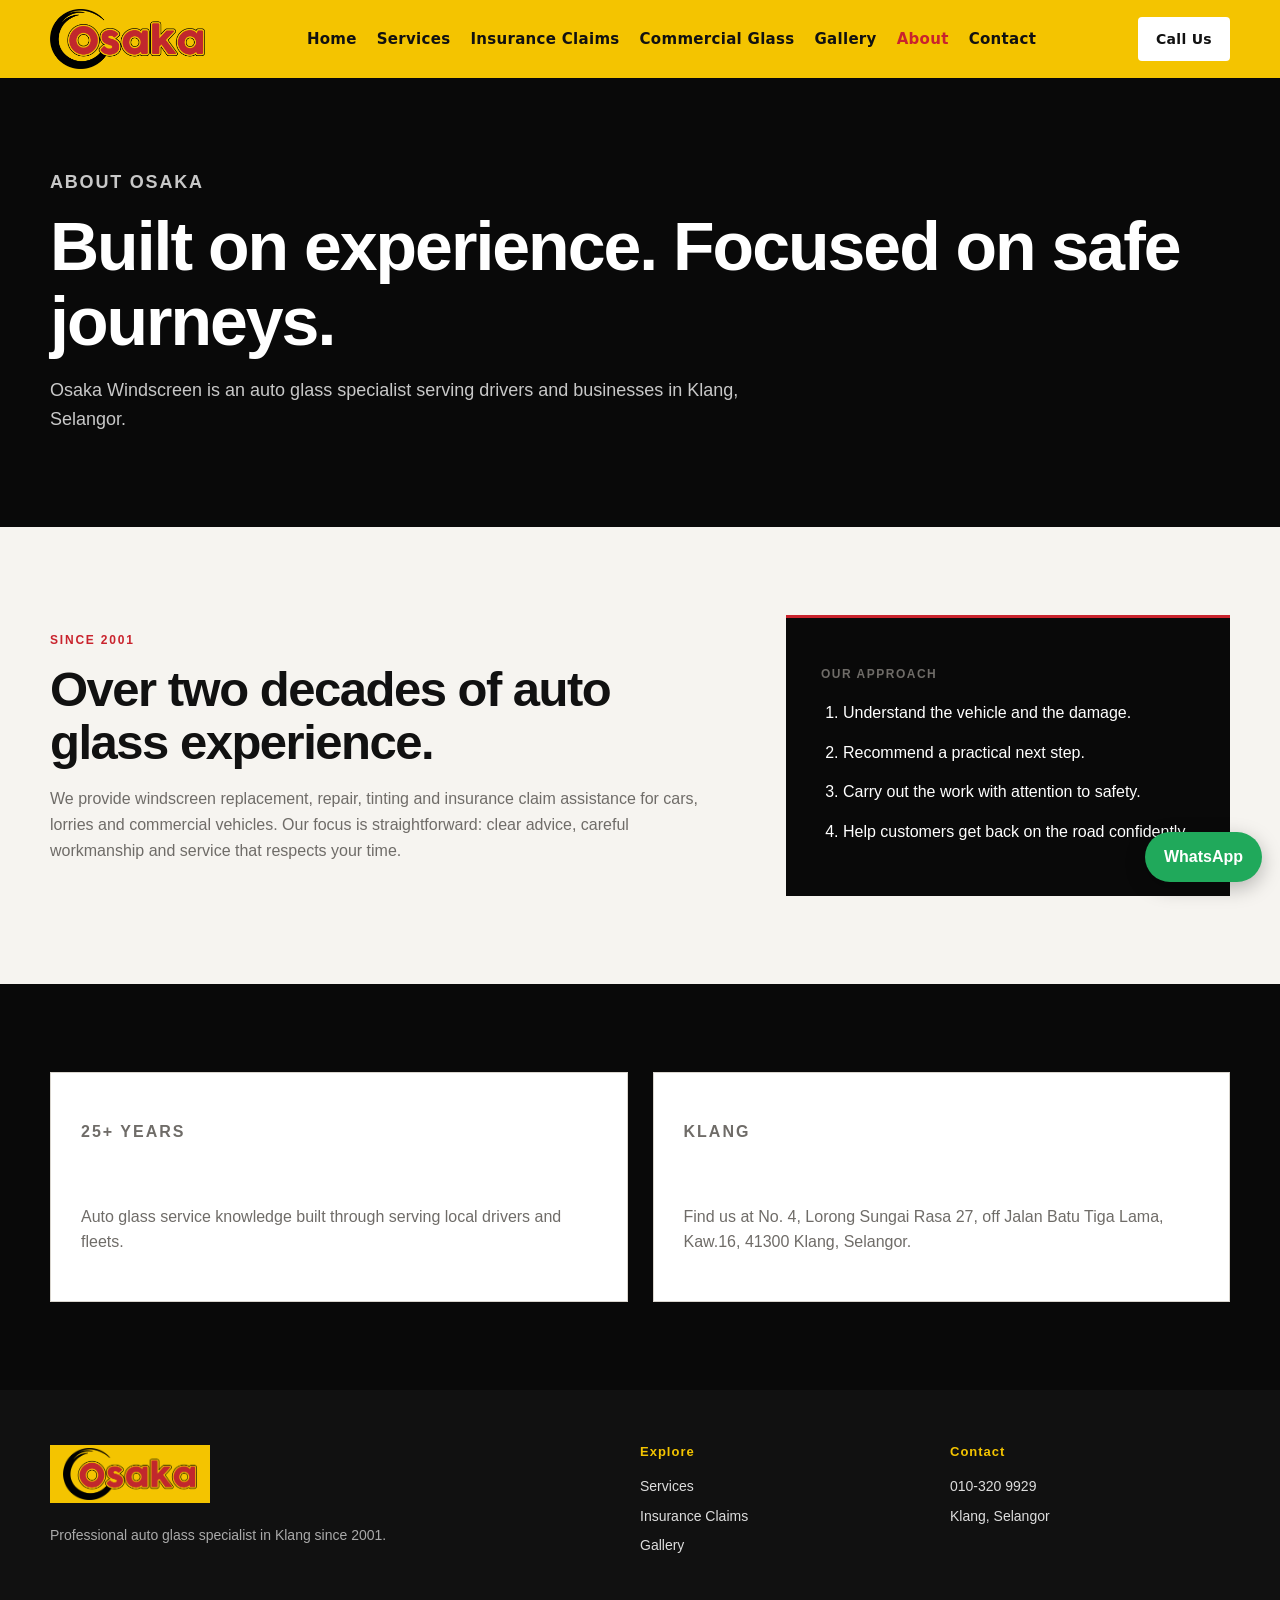
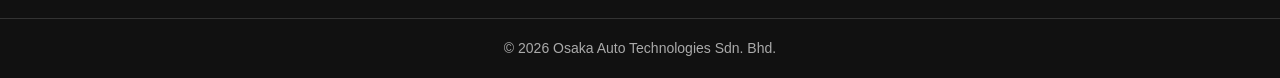
<file: about.html>
<!doctype html><html lang="en"><head><meta charset="utf-8"><meta name="viewport" content="width=device-width,initial-scale=1"><title>About Osaka Windscreen Klang</title><meta name="description" content="Learn about Osaka Windscreen, a professional auto glass specialist serving Klang since 2001."><link rel="canonical" href="https://osakawindscreen.com.my/about.html"><link rel="stylesheet" href="site.css"></head><body><header class="site-header"><a class="brand" href="main"><img src="osaka-logo-1200.png" alt="Osaka Windscreen"></a><button class="menu-button" aria-expanded="false" aria-controls="site-nav">Menu</button><nav id="site-nav"><a href="main">Home</a><a href="services.html">Services</a><a href="insurance-claims.html">Insurance Claims</a><a href="commercial-glass.html">Commercial Glass</a><a href="gallery.html">Gallery</a><a aria-current="page" href="about.html">About</a><a href="contact.html">Contact</a></nav><a class="header-call" href="tel:+60103209929">Call Us</a></header><main><section class="page-hero"><div class="wrap"><p class="eyebrow">ABOUT OSAKA</p><h1>Built on experience. Focused on safe journeys.</h1><p>Osaka Windscreen is an auto glass specialist serving drivers and businesses in Klang, Selangor.</p></div></section><section class="section wrap split"><div><p class="eyebrow">SINCE 2001</p><h2>Over two decades of auto glass experience.</h2><p>We provide windscreen replacement, repair, tinting and insurance claim assistance for cars, lorries and commercial vehicles. Our focus is straightforward: clear advice, careful workmanship and service that respects your time.</p></div><div class="panel"><p class="panel-label">OUR APPROACH</p><ol><li>Understand the vehicle and the damage.</li><li>Recommend a practical next step.</li><li>Carry out the work with attention to safety.</li><li>Help customers get back on the road confidently.</li></ol></div></section><section class="section dark"><div class="wrap"><div class="content-grid"><article class="content-card"><p class="icon-number">25+ YEARS</p><h2>Experience</h2><p>Auto glass service knowledge built through serving local drivers and fleets.</p></article><article class="content-card"><p class="icon-number">KLANG</p><h2>Local support</h2><p>Find us at No. 4, Lorong Sungai Rasa 27, off Jalan Batu Tiga Lama, Kaw.16, 41300 Klang, Selangor.</p></article></div></div></section></main><footer><div class="wrap footer-grid"><div><img class="footer-logo" src="osaka-logo-1200.png" alt="Osaka Windscreen"><p>Professional auto glass specialist in Klang since 2001.</p></div><div><h2>Explore</h2><a href="services.html">Services</a><a href="insurance-claims.html">Insurance Claims</a><a href="gallery.html">Gallery</a></div><div><h2>Contact</h2><a href="tel:+60103209929">010-320 9929</a><a href="contact.html">Klang, Selangor</a></div></div><p class="copyright">© 2026 Osaka Auto Technologies Sdn. Bhd.</p></footer><a class="floating-chat" href="https://wa.me/60103209929">WhatsApp</a><script src="site.js"></script></body></html>
</file>
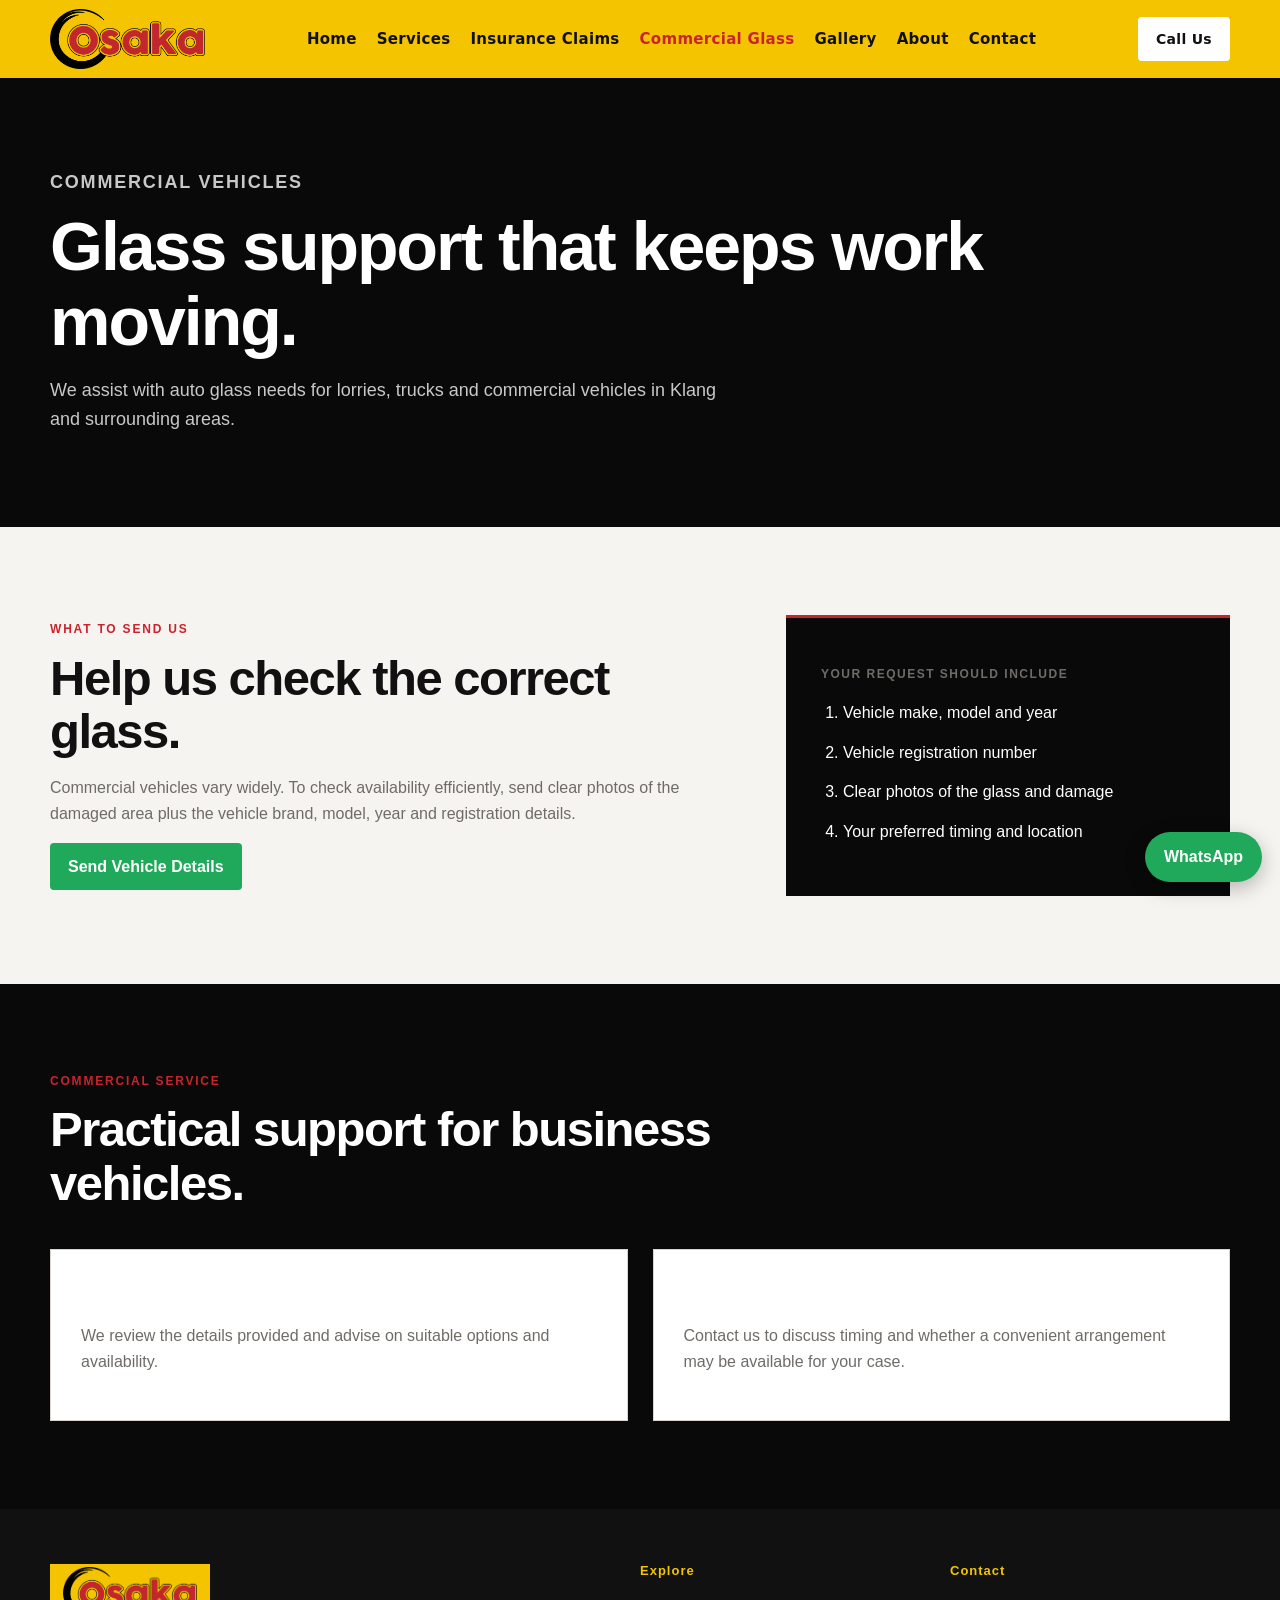
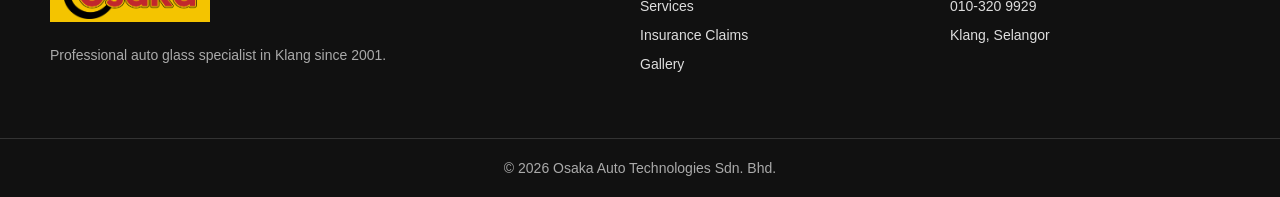
<file: commercial-glass.html>
<!doctype html><html lang="en"><head><meta charset="utf-8"><meta name="viewport" content="width=device-width,initial-scale=1"><title>Lorry & Commercial Vehicle Glass Klang | Osaka Windscreen</title><meta name="description" content="Commercial vehicle, lorry and truck windscreen support in Klang from Osaka Windscreen."><link rel="canonical" href="https://osakawindscreen.com.my/commercial-glass.html"><link rel="stylesheet" href="site.css"></head><body><header class="site-header"><a class="brand" href="main"><img src="osaka-logo-1200.png" alt="Osaka Windscreen"></a><button class="menu-button" aria-expanded="false" aria-controls="site-nav">Menu</button><nav id="site-nav"><a href="main">Home</a><a href="services.html">Services</a><a href="insurance-claims.html">Insurance Claims</a><a aria-current="page" href="commercial-glass.html">Commercial Glass</a><a href="gallery.html">Gallery</a><a href="about.html">About</a><a href="contact.html">Contact</a></nav><a class="header-call" href="tel:+60103209929">Call Us</a></header><main><section class="page-hero"><div class="wrap"><p class="eyebrow">COMMERCIAL VEHICLES</p><h1>Glass support that keeps work moving.</h1><p>We assist with auto glass needs for lorries, trucks and commercial vehicles in Klang and surrounding areas.</p></div></section><section class="section wrap split"><div><p class="eyebrow">WHAT TO SEND US</p><h2>Help us check the correct glass.</h2><p>Commercial vehicles vary widely. To check availability efficiently, send clear photos of the damaged area plus the vehicle brand, model, year and registration details.</p><a class="button primary" href="https://wa.me/60103209929">Send Vehicle Details</a></div><div class="panel"><p class="panel-label">YOUR REQUEST SHOULD INCLUDE</p><ol><li>Vehicle make, model and year</li><li>Vehicle registration number</li><li>Clear photos of the glass and damage</li><li>Your preferred timing and location</li></ol></div></section><section class="section dark"><div class="wrap"><div class="section-intro"><p class="eyebrow">COMMERCIAL SERVICE</p><h2>Practical support for business vehicles.</h2></div><div class="content-grid"><article class="content-card"><h2>Vehicle-specific checks</h2><p>We review the details provided and advise on suitable options and availability.</p></article><article class="content-card"><h2>Service arrangements</h2><p>Contact us to discuss timing and whether a convenient arrangement may be available for your case.</p></article></div></div></section></main><footer><div class="wrap footer-grid"><div><img class="footer-logo" src="osaka-logo-1200.png" alt="Osaka Windscreen"><p>Professional auto glass specialist in Klang since 2001.</p></div><div><h2>Explore</h2><a href="services.html">Services</a><a href="insurance-claims.html">Insurance Claims</a><a href="gallery.html">Gallery</a></div><div><h2>Contact</h2><a href="tel:+60103209929">010-320 9929</a><a href="contact.html">Klang, Selangor</a></div></div><p class="copyright">© 2026 Osaka Auto Technologies Sdn. Bhd.</p></footer><a class="floating-chat" href="https://wa.me/60103209929">WhatsApp</a><script src="site.js"></script></body></html>
</file>
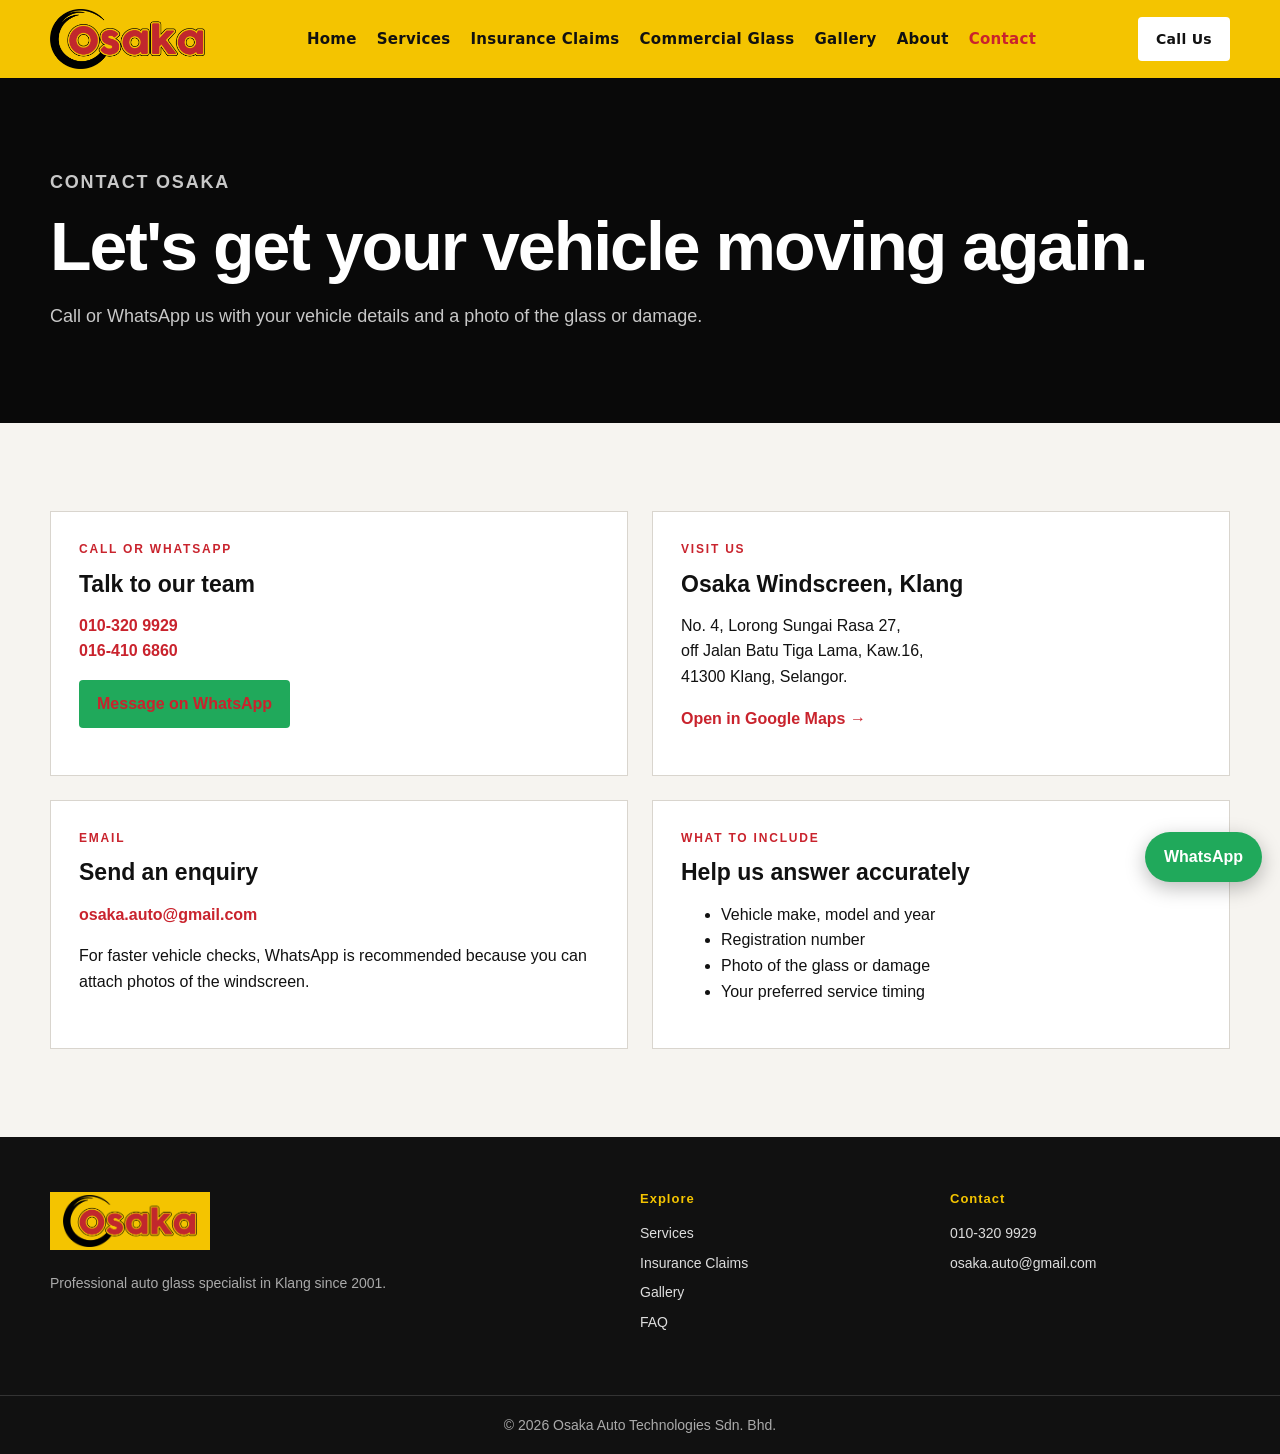
<file: contact.html>
<!doctype html><html lang="en"><head><meta charset="utf-8"><meta name="viewport" content="width=device-width,initial-scale=1"><title>Contact Osaka Windscreen Klang</title><meta name="description" content="Contact Osaka Windscreen in Klang for windscreen replacement, repair, tinting and insurance claim assistance."><link rel="canonical" href="https://osakawindscreen.com.my/contact.html"><link rel="stylesheet" href="site.css"></head><body><header class="site-header"><a class="brand" href="main"><img src="osaka-logo-1200.png" alt="Osaka Windscreen"></a><button class="menu-button" aria-expanded="false" aria-controls="site-nav">Menu</button><nav id="site-nav"><a href="main">Home</a><a href="services.html">Services</a><a href="insurance-claims.html">Insurance Claims</a><a href="commercial-glass.html">Commercial Glass</a><a href="gallery.html">Gallery</a><a href="about.html">About</a><a aria-current="page" href="contact.html">Contact</a></nav><a class="header-call" href="tel:+60103209929">Call Us</a></header><main><section class="page-hero"><div class="wrap"><p class="eyebrow">CONTACT OSAKA</p><h1>Let's get your vehicle moving again.</h1><p>Call or WhatsApp us with your vehicle details and a photo of the glass or damage.</p></div></section><section class="section wrap"><div class="contact-grid"><article class="contact-block"><p class="eyebrow">CALL OR WHATSAPP</p><h2>Talk to our team</h2><p><a href="tel:+60103209929">010-320 9929</a><br><a href="tel:+60164106860">016-410 6860</a></p><p><a class="button primary" href="https://wa.me/60103209929">Message on WhatsApp</a></p></article><article class="contact-block"><p class="eyebrow">VISIT US</p><h2>Osaka Windscreen, Klang</h2><p>No. 4, Lorong Sungai Rasa 27,<br>off Jalan Batu Tiga Lama, Kaw.16,<br>41300 Klang, Selangor.</p><p><a href="https://maps.google.com/?q=No+4+Lorong+Sungai+Rasa+27+Klang+Selangor">Open in Google Maps →</a></p></article><article class="contact-block"><p class="eyebrow">EMAIL</p><h2>Send an enquiry</h2><p><a href="mailto:osaka.auto@gmail.com">osaka.auto@gmail.com</a></p><p>For faster vehicle checks, WhatsApp is recommended because you can attach photos of the windscreen.</p></article><article class="contact-block"><p class="eyebrow">WHAT TO INCLUDE</p><h2>Help us answer accurately</h2><ul><li>Vehicle make, model and year</li><li>Registration number</li><li>Photo of the glass or damage</li><li>Your preferred service timing</li></ul></article></div></section></main><footer><div class="wrap footer-grid"><div><img class="footer-logo" src="osaka-logo-1200.png" alt="Osaka Windscreen"><p>Professional auto glass specialist in Klang since 2001.</p></div><div><h2>Explore</h2><a href="services.html">Services</a><a href="insurance-claims.html">Insurance Claims</a><a href="gallery.html">Gallery</a><a href="faq.html">FAQ</a></div><div><h2>Contact</h2><a href="tel:+60103209929">010-320 9929</a><a href="mailto:osaka.auto@gmail.com">osaka.auto@gmail.com</a></div></div><p class="copyright">© 2026 Osaka Auto Technologies Sdn. Bhd.</p></footer><a class="floating-chat" href="https://wa.me/60103209929">WhatsApp</a><script src="site.js"></script></body></html>
</file>
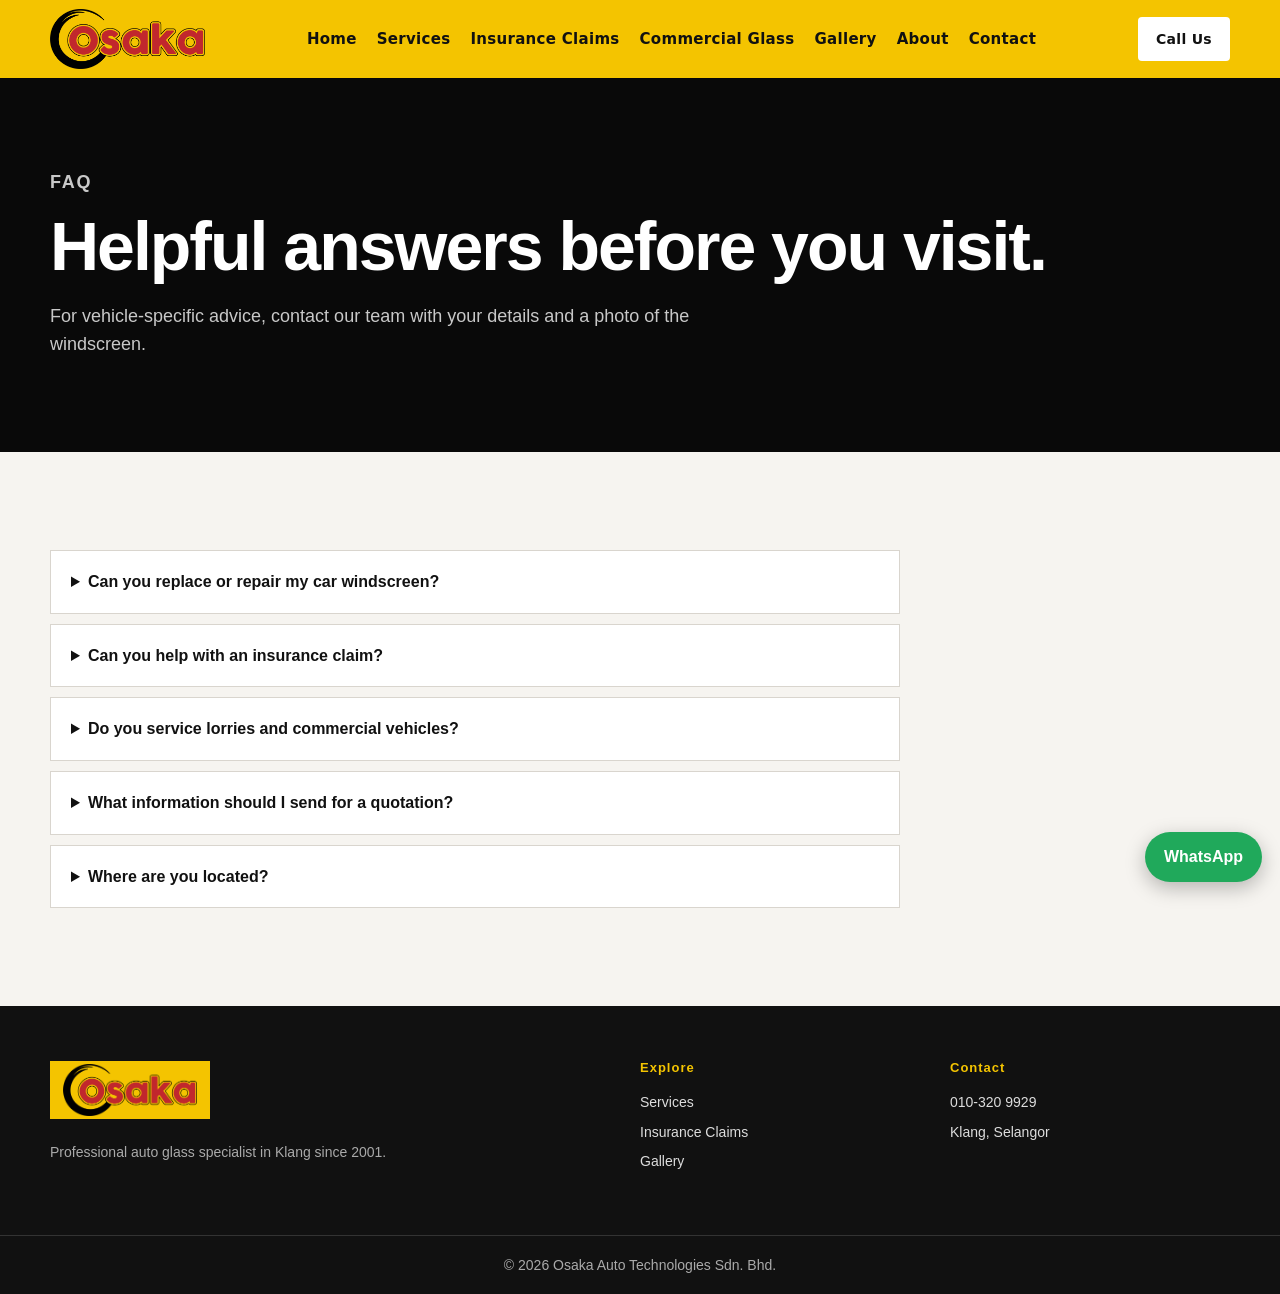
<file: faq.html>
<!doctype html><html lang="en"><head><meta charset="utf-8"><meta name="viewport" content="width=device-width,initial-scale=1"><title>Windscreen Service FAQ | Osaka Klang</title><meta name="description" content="Answers to common questions about car windscreen replacement, repair, tinting and insurance assistance in Klang."><link rel="canonical" href="https://osakawindscreen.com.my/faq.html"><link rel="stylesheet" href="site.css"></head><body><header class="site-header"><a class="brand" href="main"><img src="osaka-logo-1200.png" alt="Osaka Windscreen"></a><button class="menu-button" aria-expanded="false" aria-controls="site-nav">Menu</button><nav id="site-nav"><a href="main">Home</a><a href="services.html">Services</a><a href="insurance-claims.html">Insurance Claims</a><a href="commercial-glass.html">Commercial Glass</a><a href="gallery.html">Gallery</a><a href="about.html">About</a><a href="contact.html">Contact</a></nav><a class="header-call" href="tel:+60103209929">Call Us</a></header><main><section class="page-hero"><div class="wrap"><p class="eyebrow">FAQ</p><h1>Helpful answers before you visit.</h1><p>For vehicle-specific advice, contact our team with your details and a photo of the windscreen.</p></div></section><section class="section wrap"><div class="faq-list"><details><summary>Can you replace or repair my car windscreen?</summary><p>We provide windscreen replacement and can assess whether a chip or crack may be suitable for repair. Send your vehicle details and a photo of the damage for an initial check.</p></details><details><summary>Can you help with an insurance claim?</summary><p>Yes. We help explain the practical claim process. Final coverage and approval depend on your insurance policy and insurer.</p></details><details><summary>Do you service lorries and commercial vehicles?</summary><p>Yes. We handle auto glass needs for lorries and commercial vehicles. Contact us to check glass availability and suitable service arrangements.</p></details><details><summary>What information should I send for a quotation?</summary><p>Please send the vehicle make, model, year, registration number and clear photos of the windscreen or damage.</p></details><details><summary>Where are you located?</summary><p>We are at No. 4, Lorong Sungai Rasa 27, off Jalan Batu Tiga Lama, Kaw.16, 41300 Klang, Selangor.</p></details></div></section></main><footer><div class="wrap footer-grid"><div><img class="footer-logo" src="osaka-logo-1200.png" alt="Osaka Windscreen"><p>Professional auto glass specialist in Klang since 2001.</p></div><div><h2>Explore</h2><a href="services.html">Services</a><a href="insurance-claims.html">Insurance Claims</a><a href="gallery.html">Gallery</a></div><div><h2>Contact</h2><a href="tel:+60103209929">010-320 9929</a><a href="contact.html">Klang, Selangor</a></div></div><p class="copyright">© 2026 Osaka Auto Technologies Sdn. Bhd.</p></footer><a class="floating-chat" href="https://wa.me/60103209929">WhatsApp</a><script src="site.js"></script></body></html>
</file>
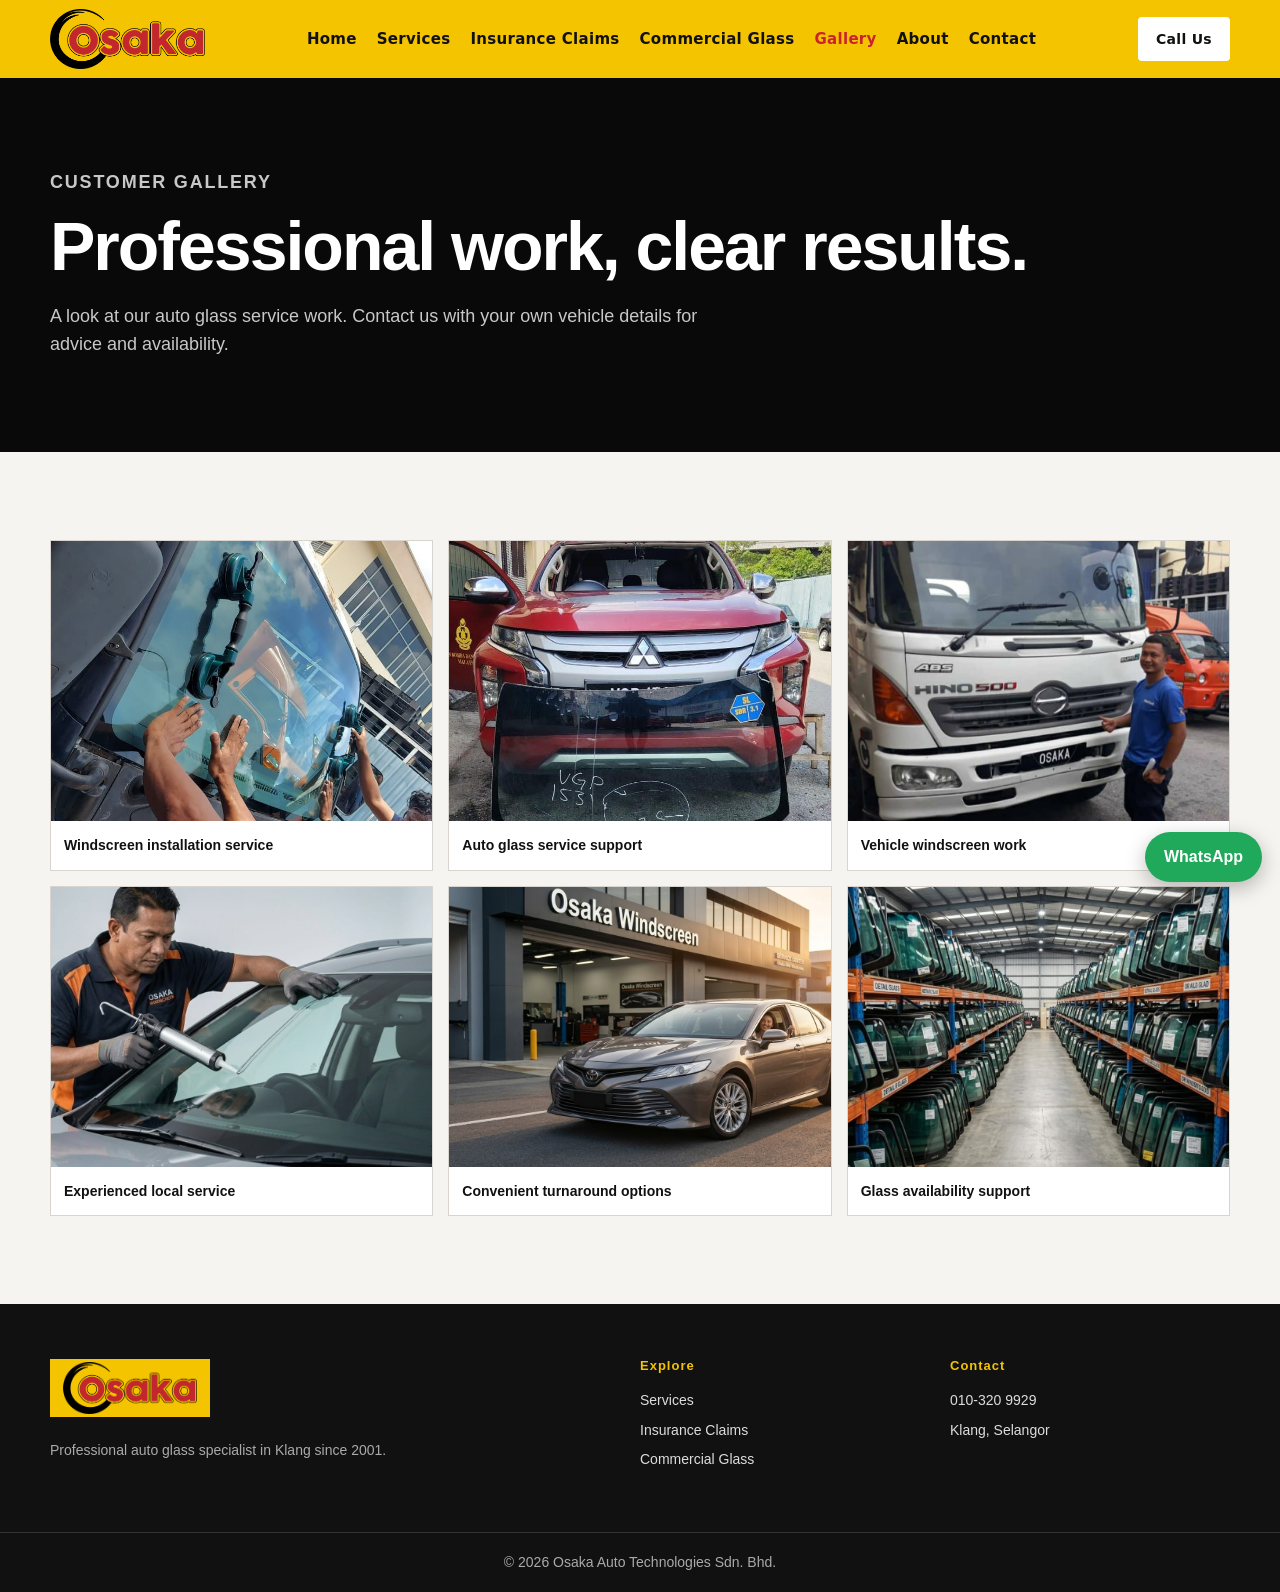
<file: gallery.html>
<!doctype html><html lang="en"><head><meta charset="utf-8"><meta name="viewport" content="width=device-width,initial-scale=1"><title>Windscreen Service Gallery | Osaka Klang</title><meta name="description" content="See examples of Osaka Windscreen service work for cars and commercial vehicles in Klang."><link rel="canonical" href="https://osakawindscreen.com.my/gallery.html"><link rel="stylesheet" href="site.css"></head><body><header class="site-header"><a class="brand" href="main"><img src="osaka-logo-1200.png" alt="Osaka Windscreen"></a><button class="menu-button" aria-expanded="false" aria-controls="site-nav">Menu</button><nav id="site-nav"><a href="main">Home</a><a href="services.html">Services</a><a href="insurance-claims.html">Insurance Claims</a><a href="commercial-glass.html">Commercial Glass</a><a aria-current="page" href="gallery.html">Gallery</a><a href="about.html">About</a><a href="contact.html">Contact</a></nav><a class="header-call" href="tel:+60103209929">Call Us</a></header><main><section class="page-hero"><div class="wrap"><p class="eyebrow">CUSTOMER GALLERY</p><h1>Professional work, clear results.</h1><p>A look at our auto glass service work. Contact us with your own vehicle details for advice and availability.</p></div></section><section class="section wrap"><div class="gallery-grid"><figure><img src="customer-1.jpg" alt="Windscreen installation work"><figcaption>Windscreen installation service</figcaption></figure><figure><img src="customer-2.jpg" alt="Auto glass service"><figcaption>Auto glass service support</figcaption></figure><figure><img src="customer-3.jpg" alt="Vehicle windscreen service"><figcaption>Vehicle windscreen work</figcaption></figure><figure><img src="experience.jpg" alt="Experienced windscreen team"><figcaption>Experienced local service</figcaption></figure><figure><img src="same-day.jpg" alt="Vehicle ready after glass service"><figcaption>Convenient turnaround options</figcaption></figure><figure><img src="guarantee.jpg" alt="Windscreen inventory"><figcaption>Glass availability support</figcaption></figure></div></section></main><footer><div class="wrap footer-grid"><div><img class="footer-logo" src="osaka-logo-1200.png" alt="Osaka Windscreen"><p>Professional auto glass specialist in Klang since 2001.</p></div><div><h2>Explore</h2><a href="services.html">Services</a><a href="insurance-claims.html">Insurance Claims</a><a href="commercial-glass.html">Commercial Glass</a></div><div><h2>Contact</h2><a href="tel:+60103209929">010-320 9929</a><a href="contact.html">Klang, Selangor</a></div></div><p class="copyright">© 2026 Osaka Auto Technologies Sdn. Bhd.</p></footer><a class="floating-chat" href="https://wa.me/60103209929">WhatsApp</a><script src="site.js"></script></body></html>
</file>
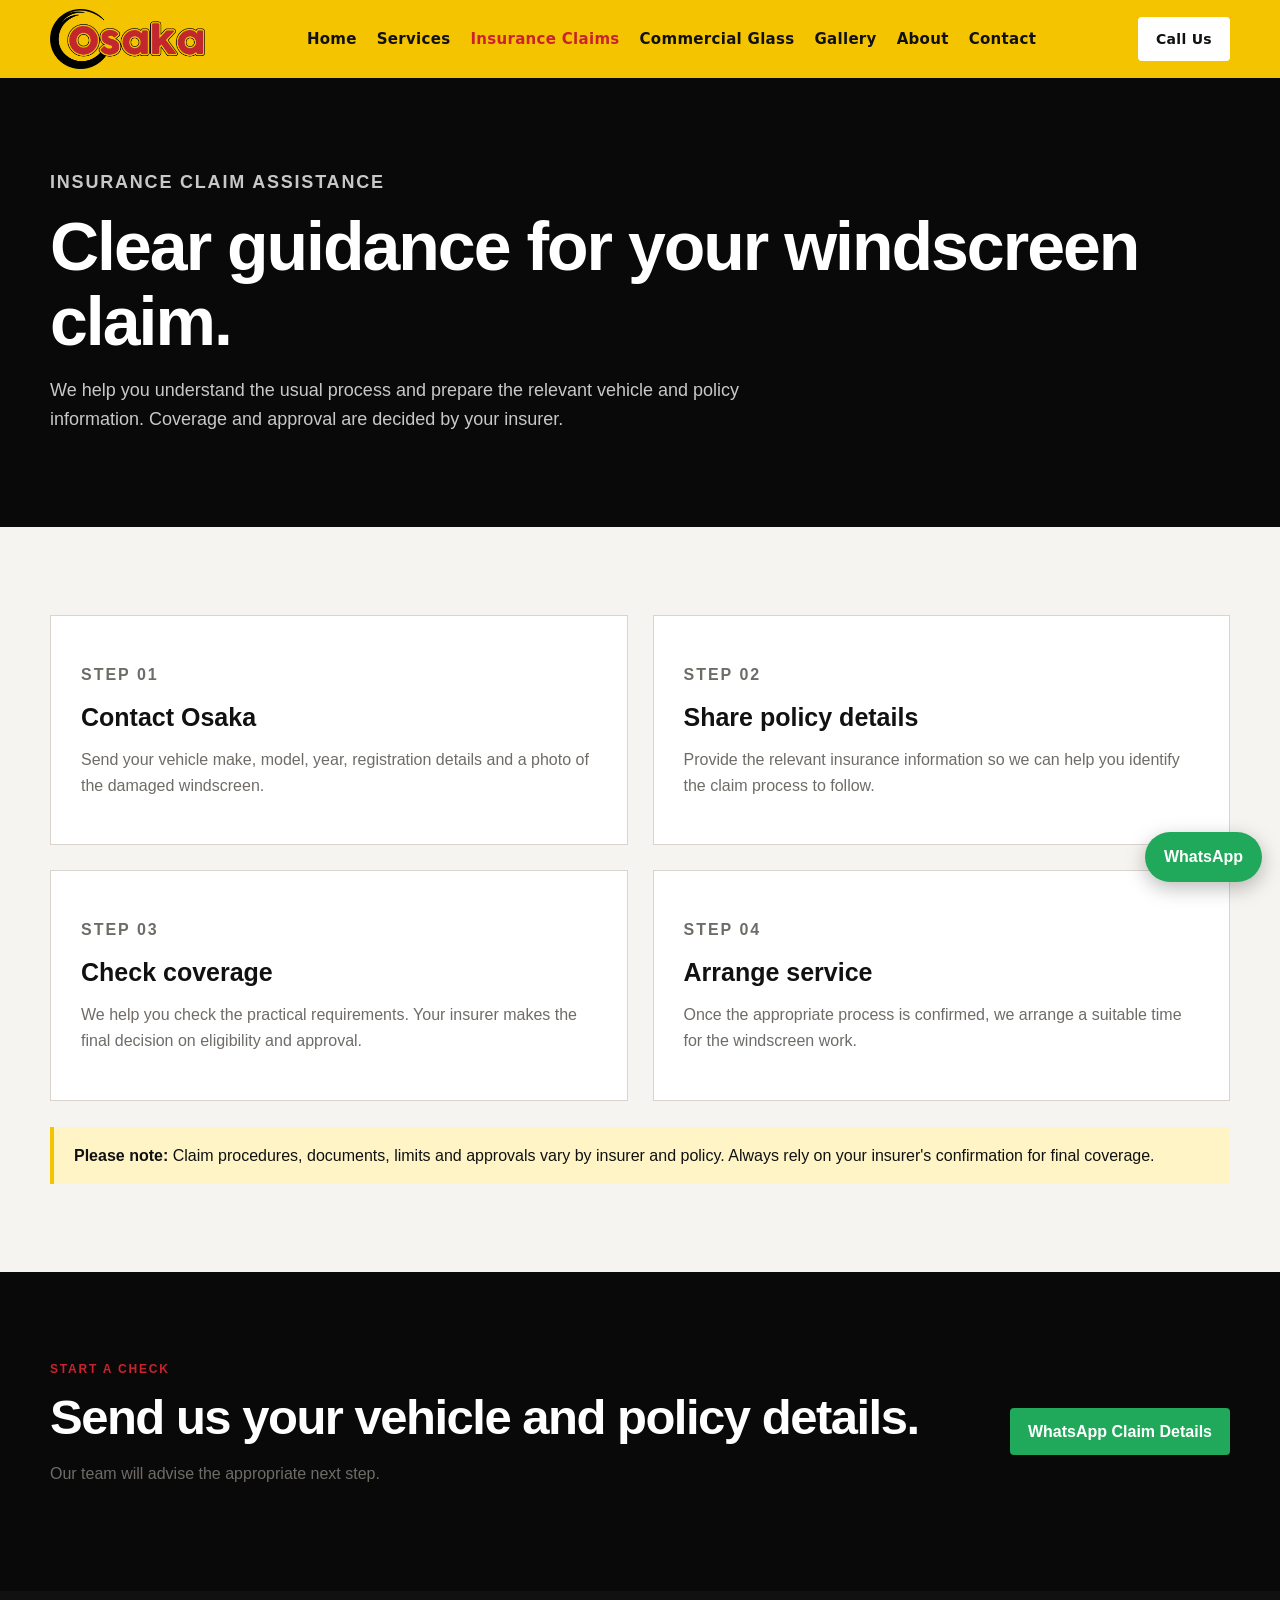
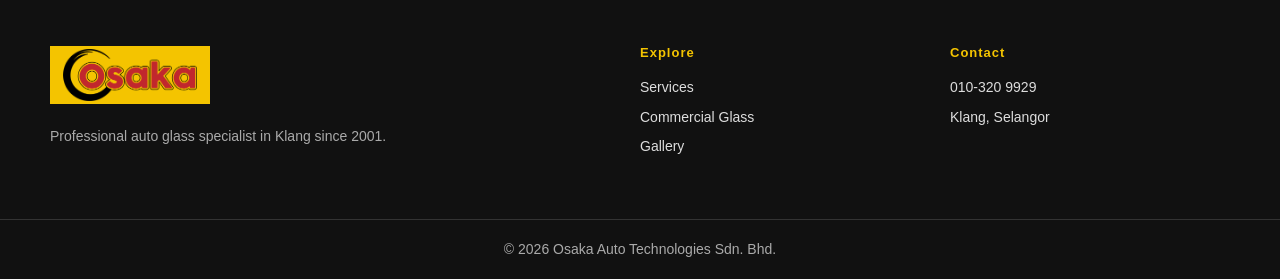
<file: insurance-claims.html>
<!doctype html><html lang="en"><head><meta charset="utf-8"><meta name="viewport" content="width=device-width,initial-scale=1"><title>Windscreen Insurance Claim Assistance in Klang | Osaka</title><meta name="description" content="A simple guide to windscreen insurance claim assistance from Osaka Windscreen in Klang."><link rel="canonical" href="https://osakawindscreen.com.my/insurance-claims.html"><link rel="stylesheet" href="site.css"></head><body>
<header class="site-header"><a class="brand" href="main"><img src="osaka-logo-1200.png" alt="Osaka Windscreen"></a><button class="menu-button" aria-expanded="false" aria-controls="site-nav">Menu</button><nav id="site-nav"><a href="main">Home</a><a href="services.html">Services</a><a aria-current="page" href="insurance-claims.html">Insurance Claims</a><a href="commercial-glass.html">Commercial Glass</a><a href="gallery.html">Gallery</a><a href="about.html">About</a><a href="contact.html">Contact</a></nav><a class="header-call" href="tel:+60103209929">Call Us</a></header>
<main><section class="page-hero"><div class="wrap"><p class="eyebrow">INSURANCE CLAIM ASSISTANCE</p><h1>Clear guidance for your windscreen claim.</h1><p>We help you understand the usual process and prepare the relevant vehicle and policy information. Coverage and approval are decided by your insurer.</p></div></section><section class="section wrap"><div class="content-grid"><article class="content-card"><p class="icon-number">STEP 01</p><h2>Contact Osaka</h2><p>Send your vehicle make, model, year, registration details and a photo of the damaged windscreen.</p></article><article class="content-card"><p class="icon-number">STEP 02</p><h2>Share policy details</h2><p>Provide the relevant insurance information so we can help you identify the claim process to follow.</p></article><article class="content-card"><p class="icon-number">STEP 03</p><h2>Check coverage</h2><p>We help you check the practical requirements. Your insurer makes the final decision on eligibility and approval.</p></article><article class="content-card"><p class="icon-number">STEP 04</p><h2>Arrange service</h2><p>Once the appropriate process is confirmed, we arrange a suitable time for the windscreen work.</p></article></div><div class="notice"><b>Please note:</b> Claim procedures, documents, limits and approvals vary by insurer and policy. Always rely on your insurer's confirmation for final coverage.</div></section><section class="section dark"><div class="wrap cta"><div><p class="eyebrow">START A CHECK</p><h2>Send us your vehicle and policy details.</h2><p>Our team will advise the appropriate next step.</p></div><a class="button primary" href="https://wa.me/60103209929">WhatsApp Claim Details</a></div></section></main><footer><div class="wrap footer-grid"><div><img class="footer-logo" src="osaka-logo-1200.png" alt="Osaka Windscreen"><p>Professional auto glass specialist in Klang since 2001.</p></div><div><h2>Explore</h2><a href="services.html">Services</a><a href="commercial-glass.html">Commercial Glass</a><a href="gallery.html">Gallery</a></div><div><h2>Contact</h2><a href="tel:+60103209929">010-320 9929</a><a href="contact.html">Klang, Selangor</a></div></div><p class="copyright">© 2026 Osaka Auto Technologies Sdn. Bhd.</p></footer><a class="floating-chat" href="https://wa.me/60103209929">WhatsApp</a><script src="site.js"></script></body></html>
</file>
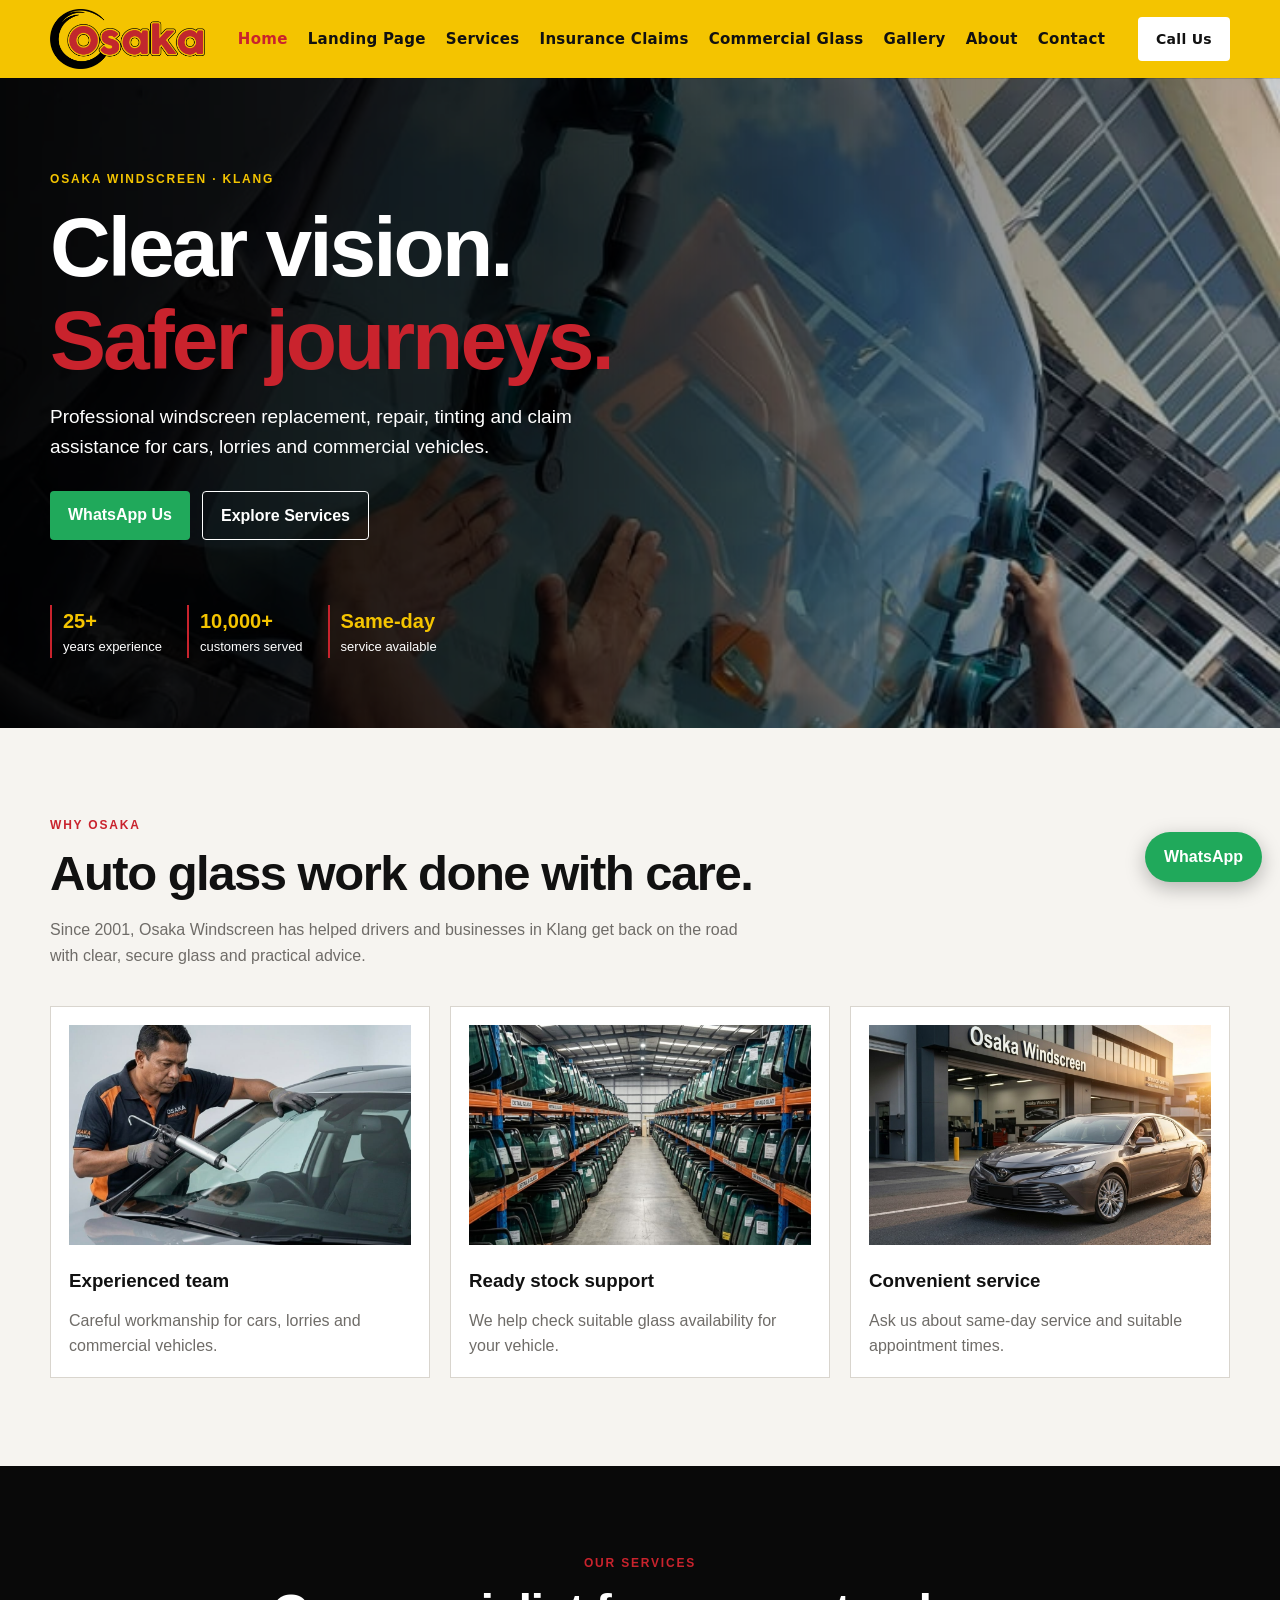
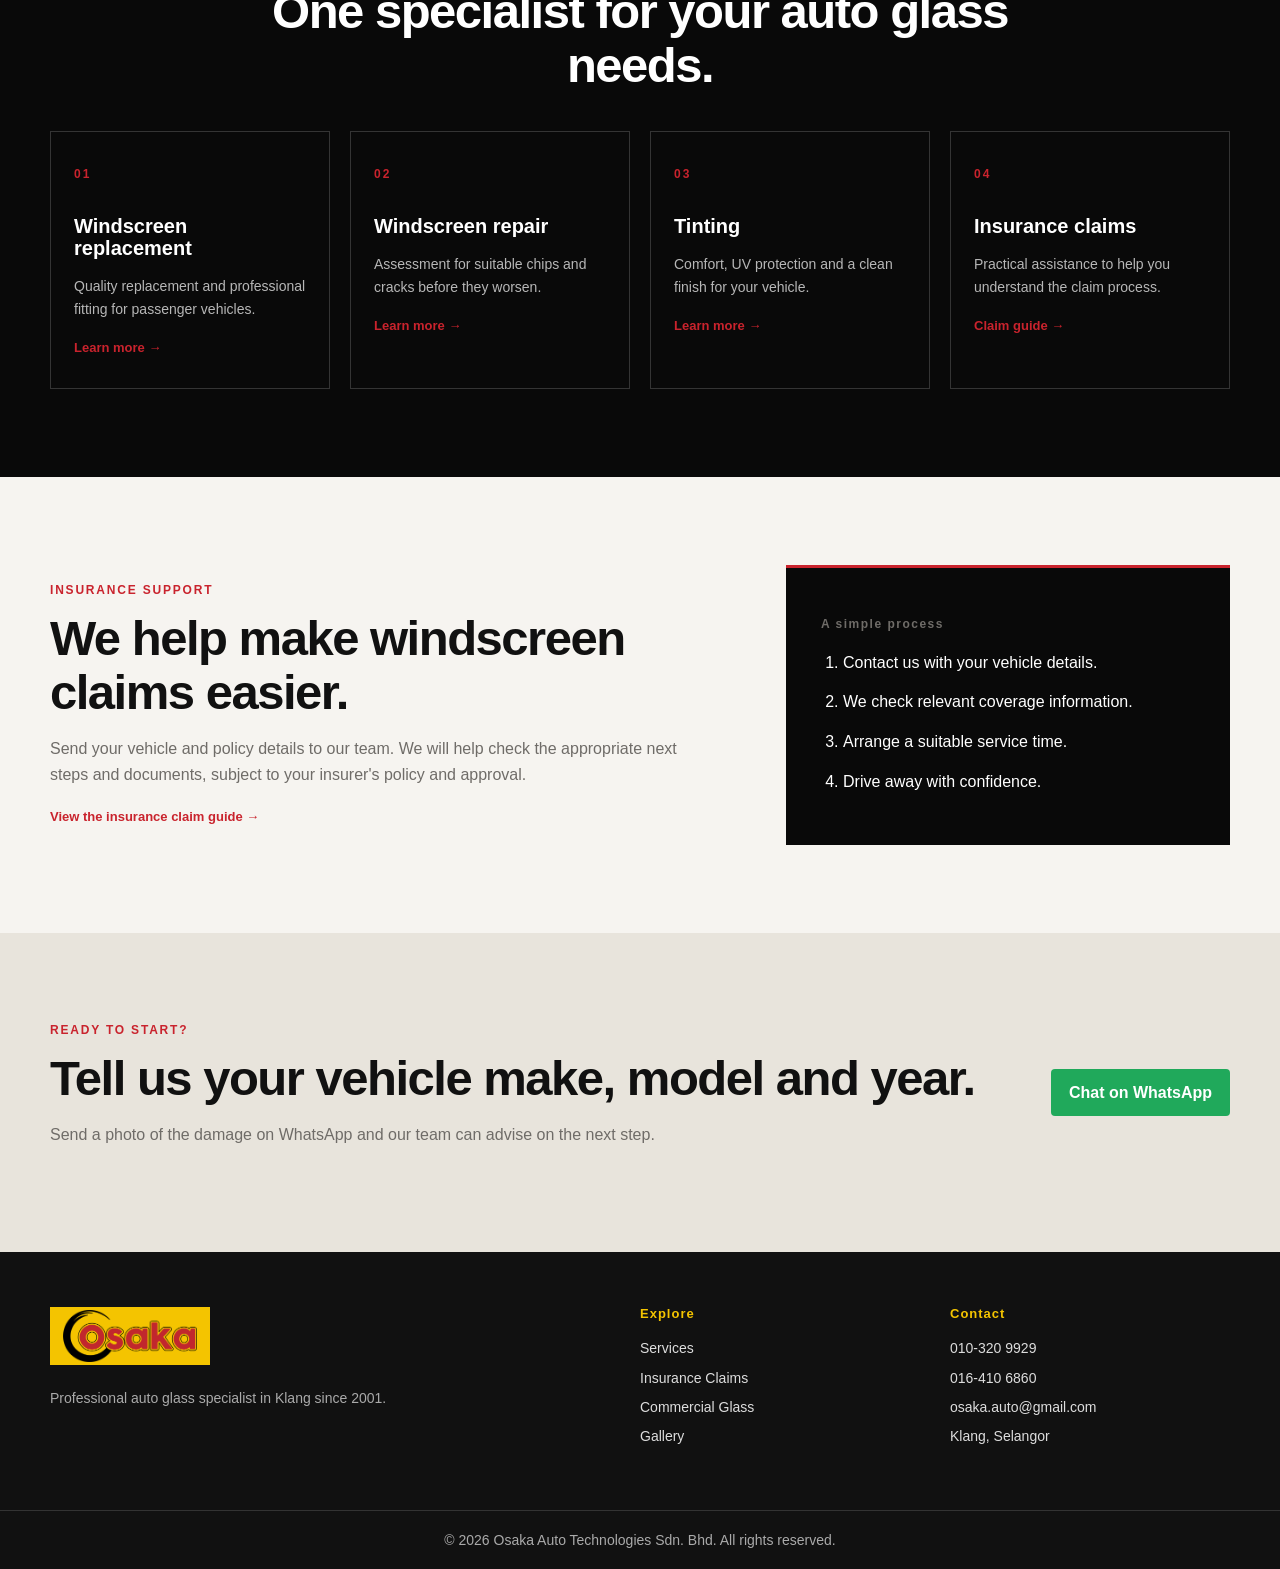
<file: main.html>
<!doctype html><html lang="en"><head><meta charset="utf-8"><meta name="viewport" content="width=device-width,initial-scale=1"><title>Osaka Windscreen | Car Windscreen Specialist in Klang</title><meta name="description" content="Osaka Windscreen in Klang provides professional car and lorry windscreen replacement, repair, tinting and insurance claim assistance."><link rel="canonical" href="https://osakawindscreen.com.my/main"><link rel="stylesheet" href="site.css"><script type="application/ld+json">{"@context":"https://schema.org","@type":"AutoRepair","name":"Osaka Windscreen","url":"https://osakawindscreen.com.my/","telephone":["+60103209929","+60164106860"],"email":"osaka.auto@gmail.com","address":{"@type":"PostalAddress","streetAddress":"No 4, Lorong Sungai Rasa 27, off Jalan Batu Tiga Lama, Kaw.16","addressLocality":"Klang","addressRegion":"Selangor","postalCode":"41300","addressCountry":"MY"}}</script></head><body>
<header class="site-header"><a class="brand" href="main"><img src="osaka-logo-1200.png" alt="Osaka Windscreen"></a><button class="menu-button" aria-expanded="false" aria-controls="site-nav">Menu</button><nav id="site-nav"><a aria-current="page" href="main">Home</a><a href="index.html">Landing Page</a><a href="services.html">Services</a><a href="insurance-claims.html">Insurance Claims</a><a href="commercial-glass.html">Commercial Glass</a><a href="gallery.html">Gallery</a><a href="about.html">About</a><a href="contact.html">Contact</a></nav><a class="header-call" href="tel:+60103209929">Call Us</a></header>
<main><section class="hero"><div class="wrap hero-content"><p class="eyebrow">OSAKA WINDSCREEN · KLANG</p><h1>Clear vision.<br><span>Safer journeys.</span></h1><p class="hero-copy">Professional windscreen replacement, repair, tinting and claim assistance for cars, lorries and commercial vehicles.</p><div class="actions"><a class="button primary" href="https://wa.me/60103209929">WhatsApp Us</a><a class="button secondary" href="services.html">Explore Services</a></div><ul class="quick-facts"><li><b>25+</b> years experience</li><li><b>10,000+</b> customers served</li><li><b>Same-day</b> service available</li></ul></div></section>
<section class="section wrap"><div class="section-intro"><p class="eyebrow">WHY OSAKA</p><h2>Auto glass work done with care.</h2><p>Since 2001, Osaka Windscreen has helped drivers and businesses in Klang get back on the road with clear, secure glass and practical advice.</p></div><div class="feature-grid"><article><img src="experience.jpg" alt="Professional windscreen service"><h3>Experienced team</h3><p>Careful workmanship for cars, lorries and commercial vehicles.</p></article><article><img src="guarantee.jpg" alt="Windscreen stock"><h3>Ready stock support</h3><p>We help check suitable glass availability for your vehicle.</p></article><article><img src="same-day.jpg" alt="Same day windscreen service"><h3>Convenient service</h3><p>Ask us about same-day service and suitable appointment times.</p></article></div></section>
<section class="section dark"><div class="wrap"><div class="section-intro centered"><p class="eyebrow">OUR SERVICES</p><h2>One specialist for your auto glass needs.</h2></div><div class="service-grid"><article><span>01</span><h3>Windscreen replacement</h3><p>Quality replacement and professional fitting for passenger vehicles.</p><a href="services.html#windscreen-replacement">Learn more →</a></article><article><span>02</span><h3>Windscreen repair</h3><p>Assessment for suitable chips and cracks before they worsen.</p><a href="services.html#windscreen-repair">Learn more →</a></article><article><span>03</span><h3>Tinting</h3><p>Comfort, UV protection and a clean finish for your vehicle.</p><a href="services.html#tinting">Learn more →</a></article><article><span>04</span><h3>Insurance claims</h3><p>Practical assistance to help you understand the claim process.</p><a href="insurance-claims.html">Claim guide →</a></article></div></div></section>
<section class="section wrap split"><div><p class="eyebrow">INSURANCE SUPPORT</p><h2>We help make windscreen claims easier.</h2><p>Send your vehicle and policy details to our team. We will help check the appropriate next steps and documents, subject to your insurer's policy and approval.</p><a class="text-link" href="insurance-claims.html">View the insurance claim guide →</a></div><div class="panel"><p class="panel-label">A simple process</p><ol><li>Contact us with your vehicle details.</li><li>We check relevant coverage information.</li><li>Arrange a suitable service time.</li><li>Drive away with confidence.</li></ol></div></section>
<section class="section muted"><div class="wrap cta"><div><p class="eyebrow">READY TO START?</p><h2>Tell us your vehicle make, model and year.</h2><p>Send a photo of the damage on WhatsApp and our team can advise on the next step.</p></div><a class="button primary" href="https://wa.me/60103209929">Chat on WhatsApp</a></div></section></main>
<footer><div class="wrap footer-grid"><div><img class="footer-logo" src="osaka-logo-1200.png" alt="Osaka Windscreen"><p>Professional auto glass specialist in Klang since 2001.</p></div><div><h2>Explore</h2><a href="services.html">Services</a><a href="insurance-claims.html">Insurance Claims</a><a href="commercial-glass.html">Commercial Glass</a><a href="gallery.html">Gallery</a></div><div><h2>Contact</h2><a href="tel:+60103209929">010-320 9929</a><a href="tel:+60164106860">016-410 6860</a><a href="mailto:osaka.auto@gmail.com">osaka.auto@gmail.com</a><a href="contact.html">Klang, Selangor</a></div></div><p class="copyright">© 2026 Osaka Auto Technologies Sdn. Bhd. All rights reserved.</p></footer><a class="floating-chat" href="https://wa.me/60103209929">WhatsApp</a><script src="site.js"></script></body></html>
</file>
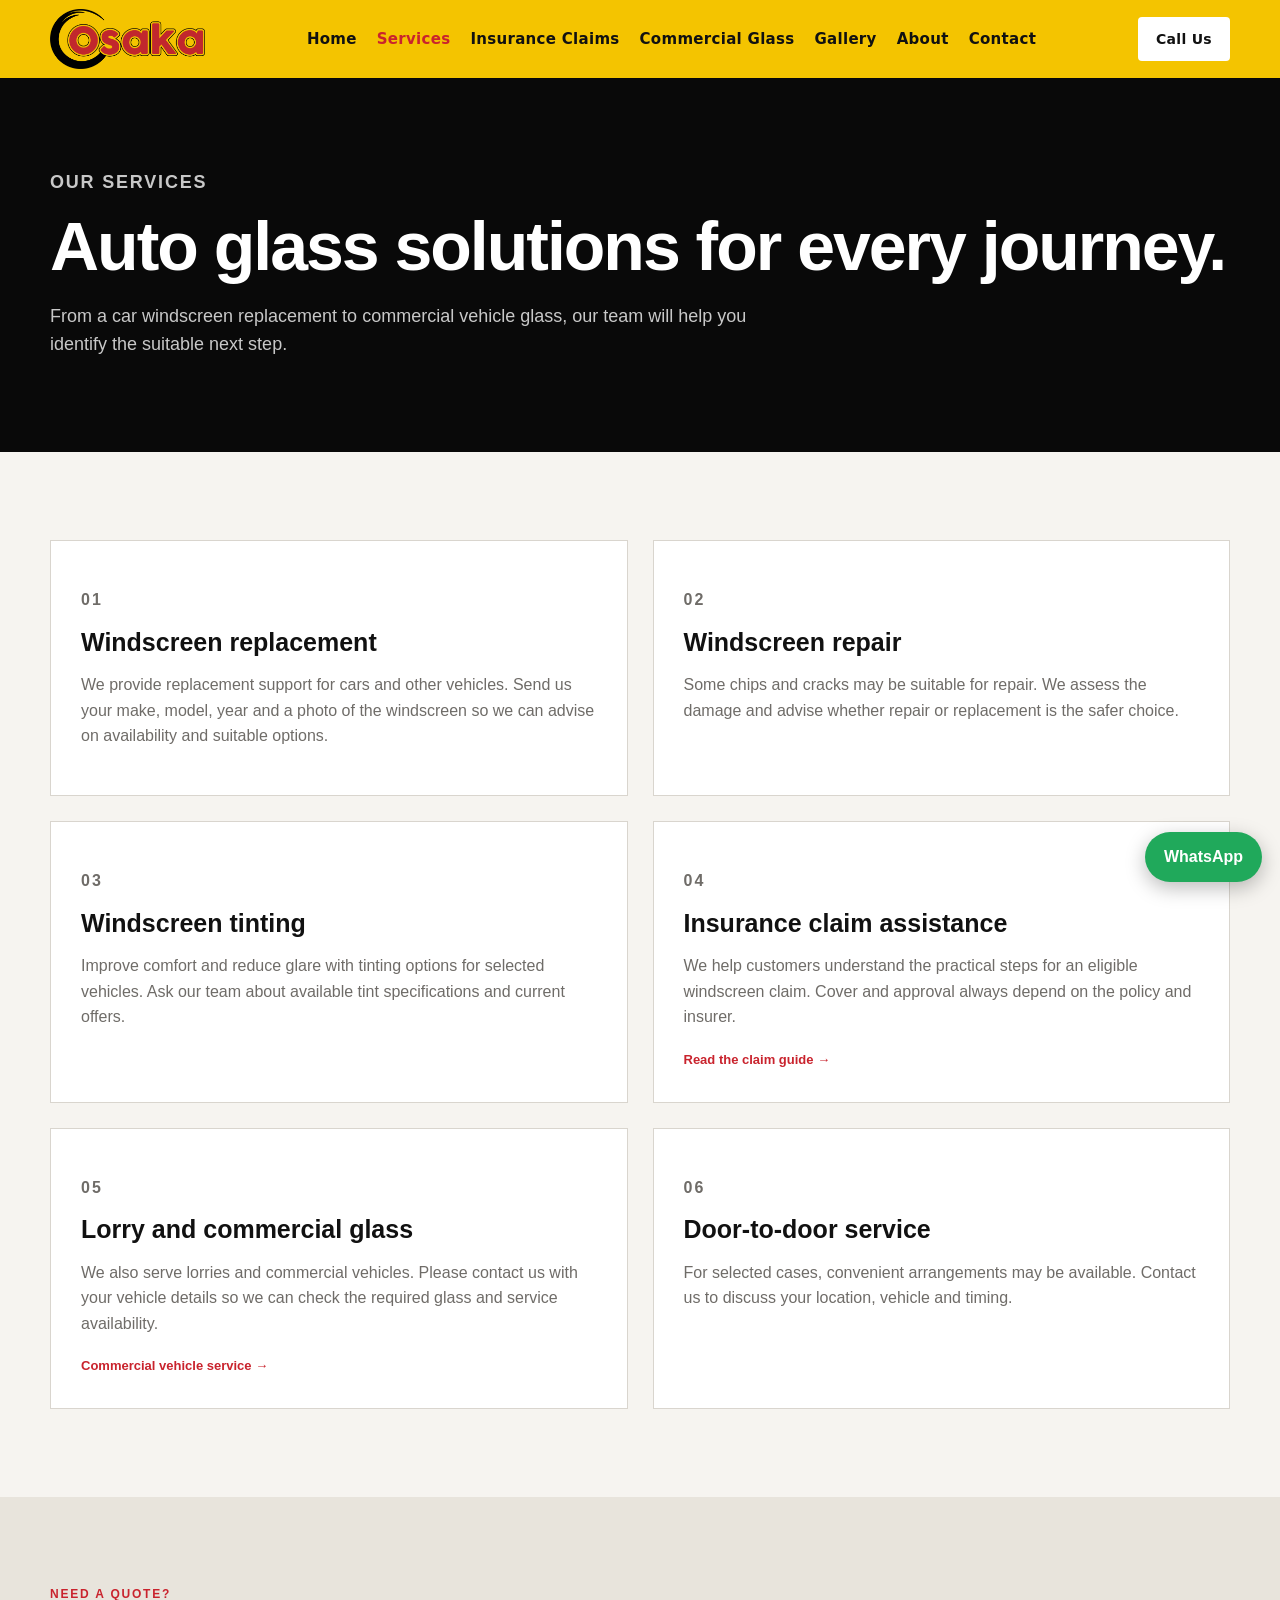
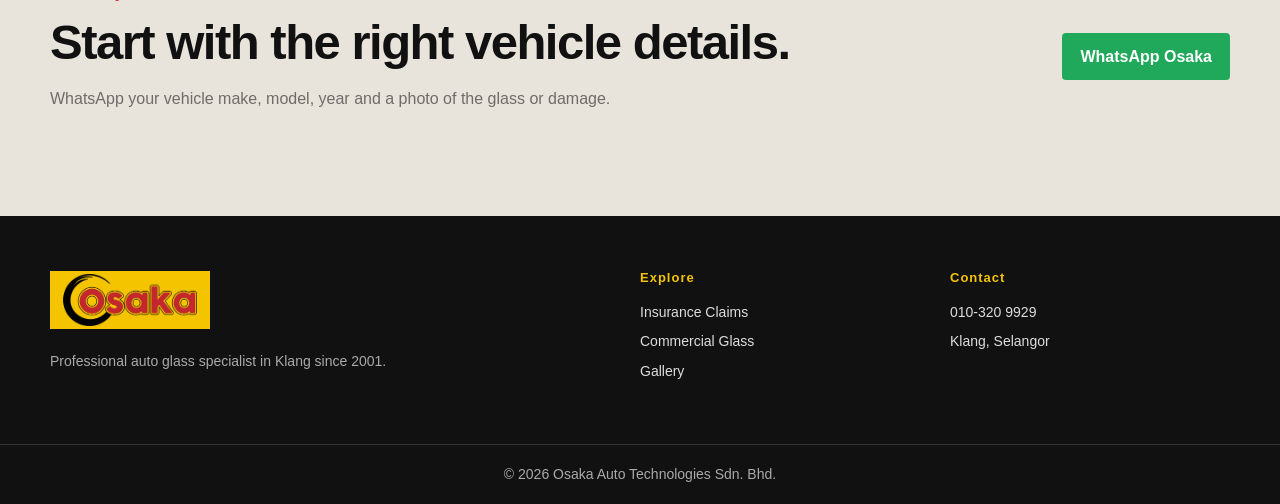
<file: services.html>
<!doctype html><html lang="en"><head><meta charset="utf-8"><meta name="viewport" content="width=device-width,initial-scale=1"><title>Windscreen Replacement, Repair & Tinting | Osaka Klang</title><meta name="description" content="Explore Osaka Windscreen services in Klang: replacement, repair, tinting, insurance support and commercial vehicle glass."><link rel="canonical" href="https://osakawindscreen.com.my/services.html"><link rel="stylesheet" href="site.css"></head><body>
<header class="site-header"><a class="brand" href="main"><img src="osaka-logo-1200.png" alt="Osaka Windscreen"></a><button class="menu-button" aria-expanded="false" aria-controls="site-nav">Menu</button><nav id="site-nav"><a href="main">Home</a><a aria-current="page" href="services.html">Services</a><a href="insurance-claims.html">Insurance Claims</a><a href="commercial-glass.html">Commercial Glass</a><a href="gallery.html">Gallery</a><a href="about.html">About</a><a href="contact.html">Contact</a></nav><a class="header-call" href="tel:+60103209929">Call Us</a></header>
<main><section class="page-hero"><div class="wrap"><p class="eyebrow">OUR SERVICES</p><h1>Auto glass solutions for every journey.</h1><p>From a car windscreen replacement to commercial vehicle glass, our team will help you identify the suitable next step.</p></div></section><section class="section wrap"><div class="content-grid"><article class="content-card" id="windscreen-replacement"><p class="icon-number">01</p><h2>Windscreen replacement</h2><p>We provide replacement support for cars and other vehicles. Send us your make, model, year and a photo of the windscreen so we can advise on availability and suitable options.</p></article><article class="content-card" id="windscreen-repair"><p class="icon-number">02</p><h2>Windscreen repair</h2><p>Some chips and cracks may be suitable for repair. We assess the damage and advise whether repair or replacement is the safer choice.</p></article><article class="content-card" id="tinting"><p class="icon-number">03</p><h2>Windscreen tinting</h2><p>Improve comfort and reduce glare with tinting options for selected vehicles. Ask our team about available tint specifications and current offers.</p></article><article class="content-card"><p class="icon-number">04</p><h2>Insurance claim assistance</h2><p>We help customers understand the practical steps for an eligible windscreen claim. Cover and approval always depend on the policy and insurer.</p><a class="text-link" href="insurance-claims.html">Read the claim guide →</a></article><article class="content-card"><p class="icon-number">05</p><h2>Lorry and commercial glass</h2><p>We also serve lorries and commercial vehicles. Please contact us with your vehicle details so we can check the required glass and service availability.</p><a class="text-link" href="commercial-glass.html">Commercial vehicle service →</a></article><article class="content-card"><p class="icon-number">06</p><h2>Door-to-door service</h2><p>For selected cases, convenient arrangements may be available. Contact us to discuss your location, vehicle and timing.</p></article></div></section><section class="section muted"><div class="wrap cta"><div><p class="eyebrow">NEED A QUOTE?</p><h2>Start with the right vehicle details.</h2><p>WhatsApp your vehicle make, model, year and a photo of the glass or damage.</p></div><a class="button primary" href="https://wa.me/60103209929">WhatsApp Osaka</a></div></section></main><footer><div class="wrap footer-grid"><div><img class="footer-logo" src="osaka-logo-1200.png" alt="Osaka Windscreen"><p>Professional auto glass specialist in Klang since 2001.</p></div><div><h2>Explore</h2><a href="insurance-claims.html">Insurance Claims</a><a href="commercial-glass.html">Commercial Glass</a><a href="gallery.html">Gallery</a></div><div><h2>Contact</h2><a href="tel:+60103209929">010-320 9929</a><a href="contact.html">Klang, Selangor</a></div></div><p class="copyright">© 2026 Osaka Auto Technologies Sdn. Bhd.</p></footer><a class="floating-chat" href="https://wa.me/60103209929">WhatsApp</a><script src="site.js"></script></body></html>
</file>
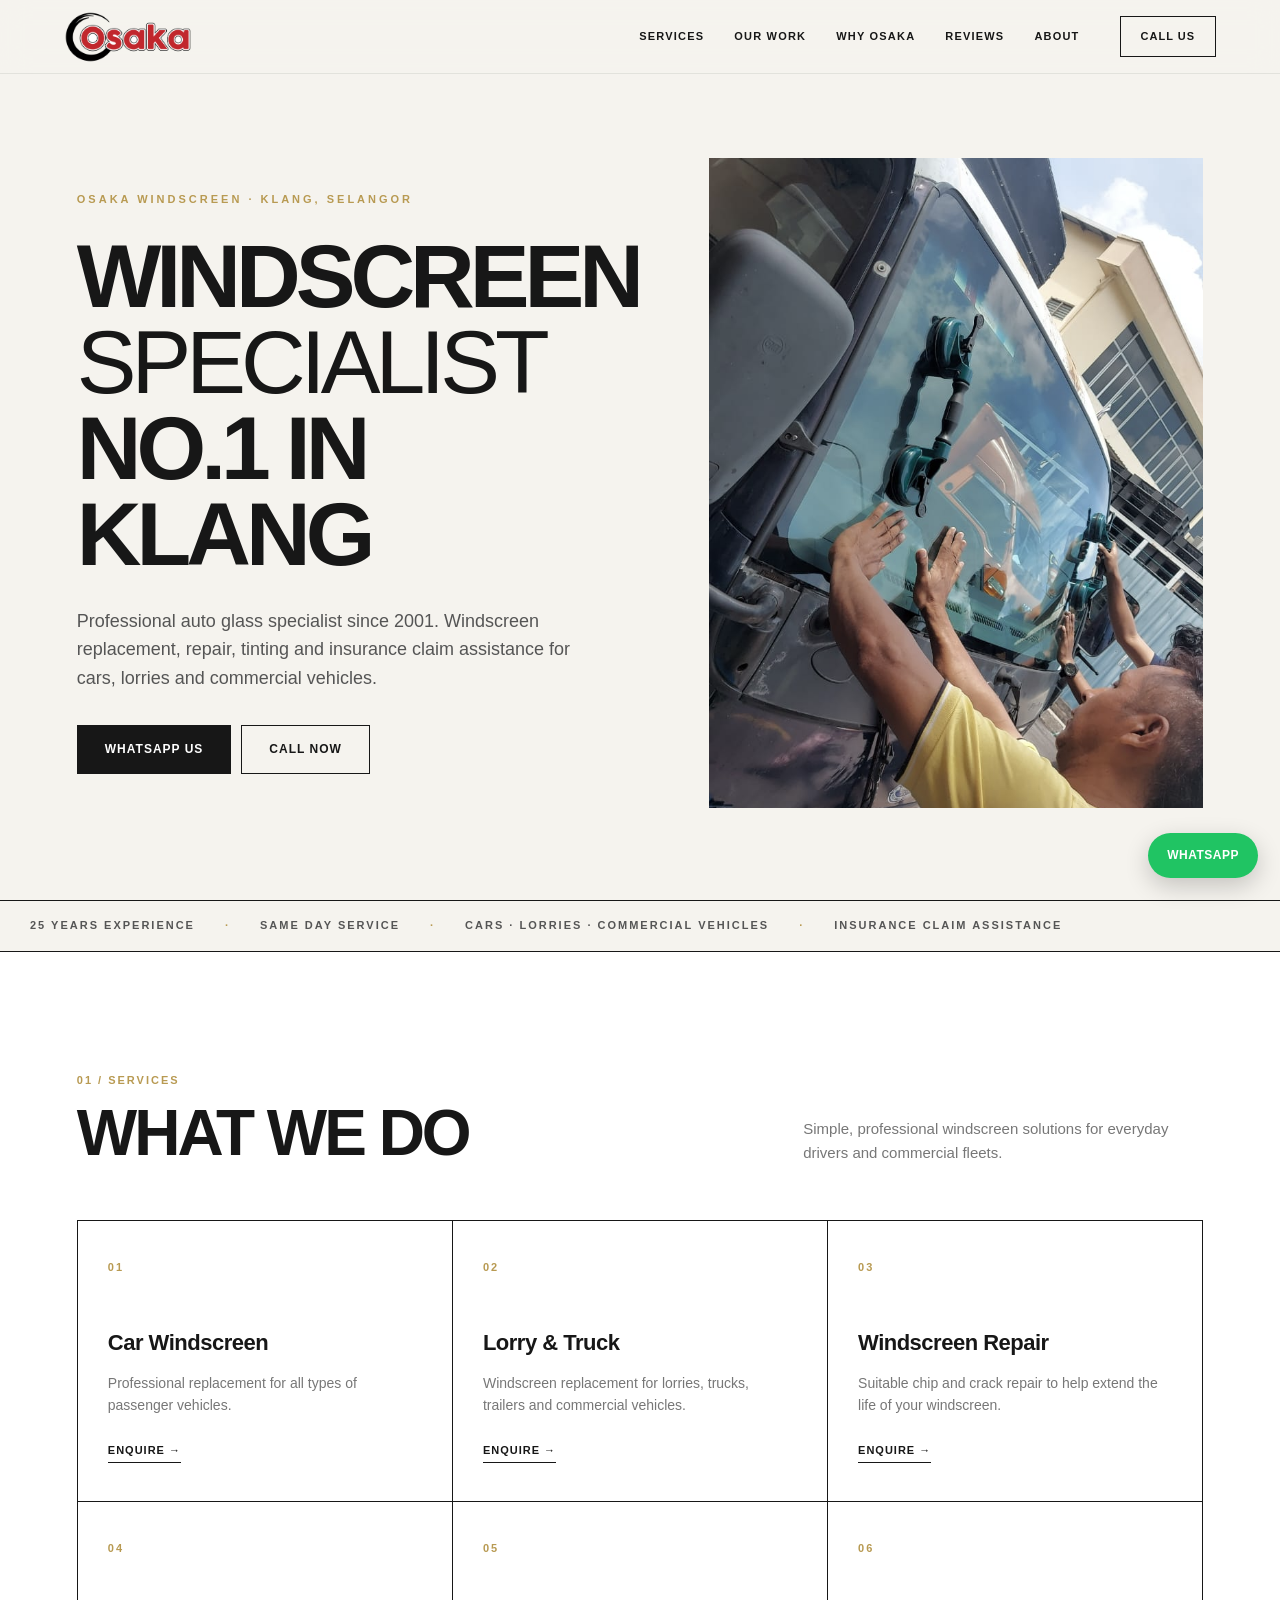
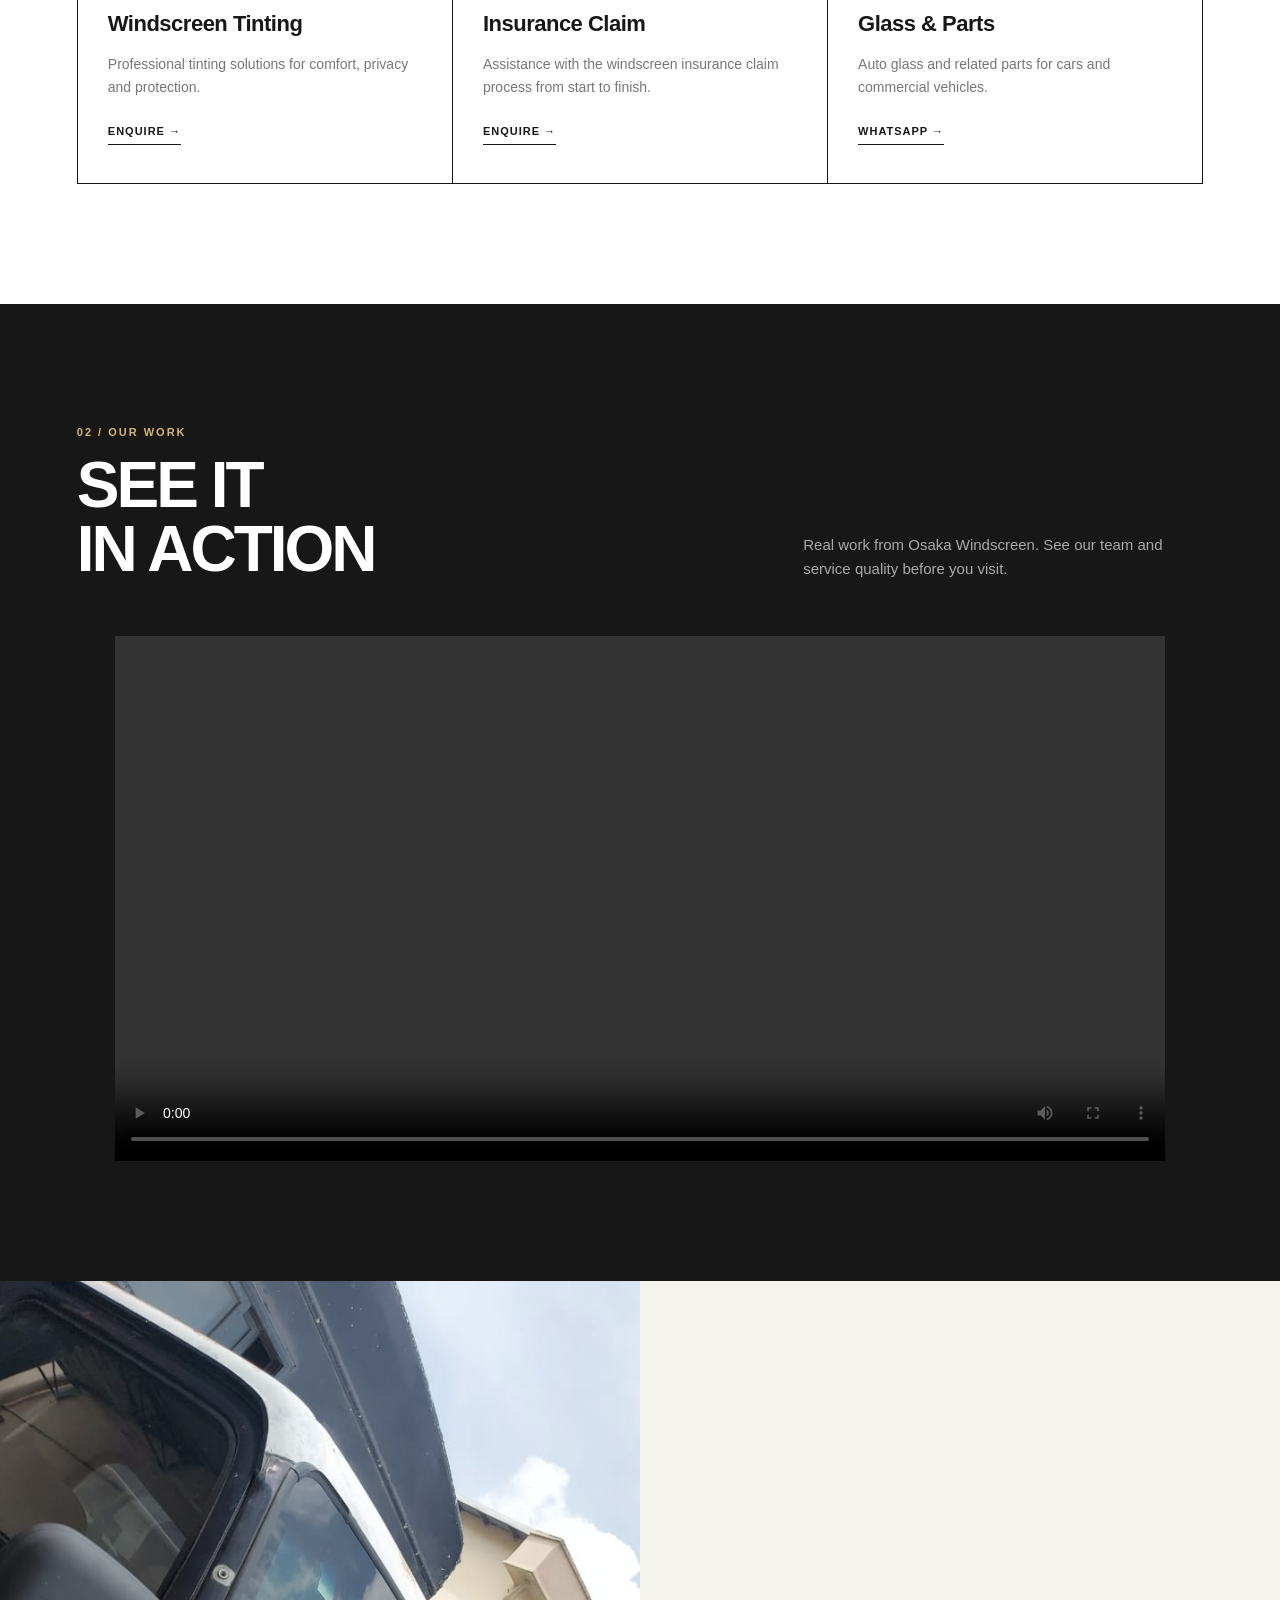
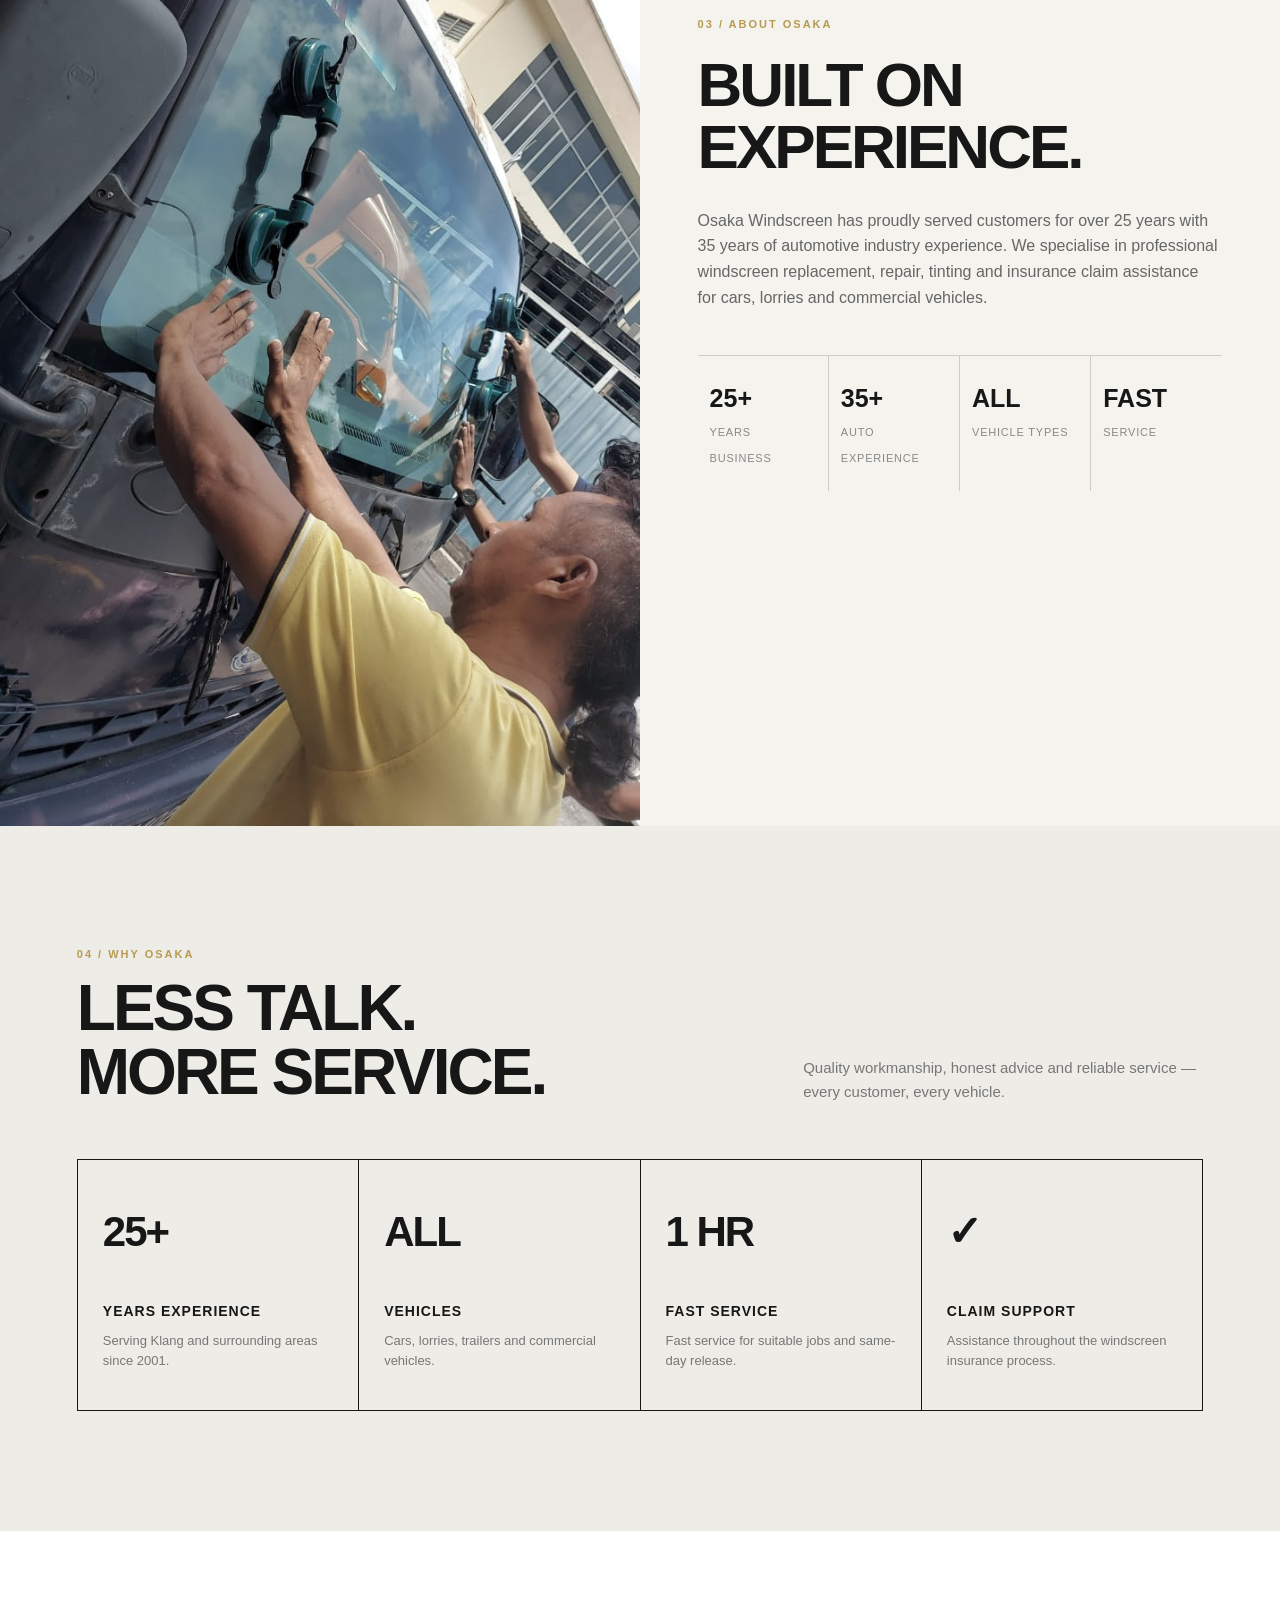
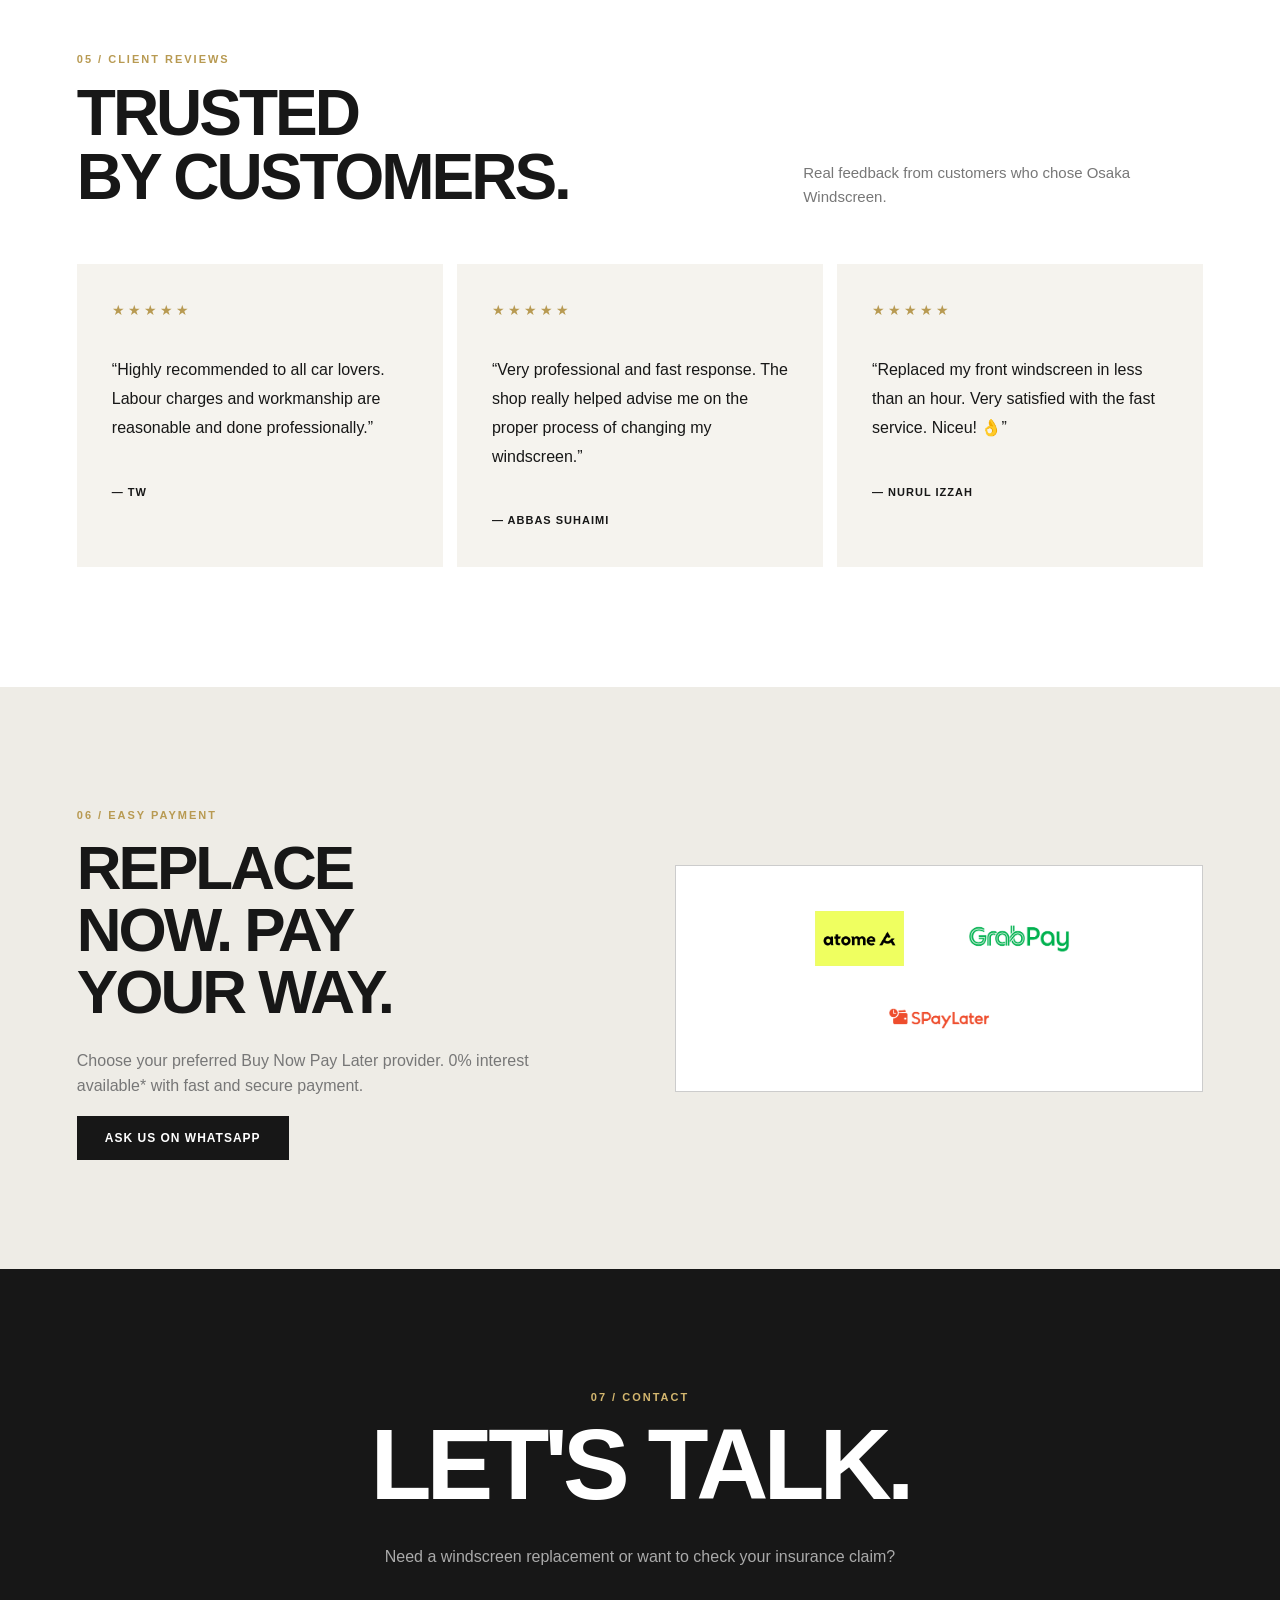
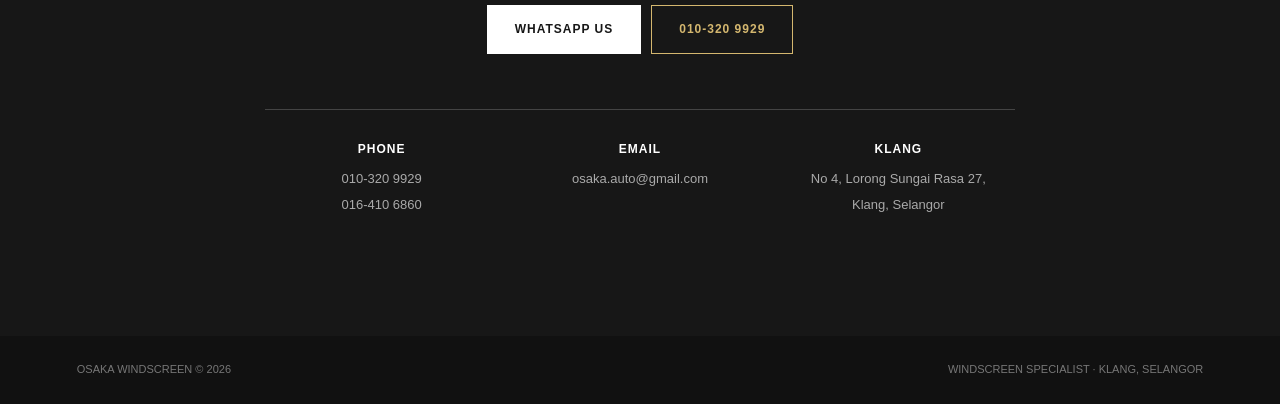
<file: version-2.html>
<!DOCTYPE html>
<html lang="en">
<head>
<meta charset="UTF-8">
<meta name="viewport" content="width=device-width, initial-scale=1.0">
<title>Osaka Windscreen — Version 2</title>
<style>
:root{--ink:#171717;--paper:#f5f3ee;--white:#fff;--gold:#b89a52;--soft:#e8e4da;--muted:#777;--max:1200px}
*{box-sizing:border-box;margin:0;padding:0}html{scroll-behavior:smooth}body{font-family:Arial,Helvetica,sans-serif;background:var(--paper);color:var(--ink);line-height:1.6}a{text-decoration:none;color:inherit}
.nav{position:fixed;top:0;left:0;right:0;height:74px;background:rgba(245,243,238,.92);backdrop-filter:blur(14px);border-bottom:1px solid rgba(23,23,23,.08);display:flex;align-items:center;z-index:50;padding:0 5%;gap:30px}.nav-logo img{height:52px;width:auto;display:block}.nav-links{margin-left:auto;display:flex;gap:30px;font-size:11px;font-weight:800;letter-spacing:1.2px}.nav-links a:hover{color:var(--gold)}.nav-cta{margin-left:10px;padding:11px 20px;border:1px solid var(--ink);font-size:11px;font-weight:900;letter-spacing:1px}.nav-cta:hover{background:var(--ink);color:#fff}
.hero{min-height:100vh;padding:145px 6% 80px;display:grid;grid-template-columns:1fr 1.05fr;gap:70px;align-items:center;max-width:1450px;margin:auto}.eyebrow{font-size:11px;letter-spacing:3px;font-weight:900;color:var(--gold);margin-bottom:24px}.hero h1{font-size:clamp(52px,7vw,96px);line-height:.96;letter-spacing:-5px;font-weight:900;margin-bottom:30px}.hero h1 span{font-weight:400}.hero-sub{font-size:18px;color:#555;max-width:520px;margin-bottom:32px}.hero-actions{display:flex;gap:10px;flex-wrap:wrap}.button{padding:14px 27px;border:1px solid var(--ink);font-size:12px;font-weight:900;letter-spacing:1px}.button.primary{background:var(--ink);color:#fff}.button.gold{border-color:var(--gold);color:#806b37}.hero-media{height:650px;overflow:hidden;background:#ddd}.hero-media img{width:100%;height:100%;object-fit:cover;display:block;filter:saturate(.72)}
.marquee{border-top:1px solid var(--ink);border-bottom:1px solid var(--ink);padding:16px 0;overflow:hidden;white-space:nowrap;font-size:11px;font-weight:900;letter-spacing:2px}.marquee span{margin:0 30px;color:#555}.marquee b{color:var(--gold)}
.section{padding:120px 6%;max-width:1450px;margin:auto}.section-head{display:flex;justify-content:space-between;align-items:end;gap:30px;margin-bottom:55px}.section-number{font-size:11px;letter-spacing:2px;color:var(--gold);font-weight:900;margin-bottom:12px}.section h2{font-size:clamp(36px,5vw,64px);letter-spacing:-3px;line-height:1}.section-head p{max-width:400px;color:#777;font-size:15px}
.services{background:#fff}.service-grid{display:grid;grid-template-columns:repeat(3,1fr);border-top:1px solid var(--ink);border-left:1px solid var(--ink)}.service{padding:38px 30px;min-height:250px;border-right:1px solid var(--ink);border-bottom:1px solid var(--ink);background:#fff;transition:.25s}.service:hover{background:#f3f0e8}.service-no{font-size:11px;color:var(--gold);letter-spacing:2px;font-weight:900}.service h3{font-size:22px;margin:48px 0 12px;letter-spacing:-.5px}.service p{font-size:14px;color:#777;max-width:310px}.service a{display:inline-block;margin-top:25px;font-size:11px;font-weight:900;letter-spacing:1px;border-bottom:1px solid var(--ink);padding-bottom:3px}
.work{background:var(--ink);color:#fff}.work .section-number{color:#d4b76f}.work .section-head p{color:#aaa}.video{max-width:1050px;margin:auto;background:#000}.video video{width:100%;display:block;max-height:650px}
.split{display:grid;grid-template-columns:1fr 1fr;min-height:620px}.split-image{overflow:hidden}.split-image img{width:100%;height:100%;object-fit:cover;filter:saturate(.65)}.split-content{padding:90px 9%;display:flex;flex-direction:column;justify-content:center}.split-content .section-number{margin-bottom:20px}.split-content h2{font-size:clamp(38px,5vw,62px);letter-spacing:-3px;line-height:1;margin-bottom:30px}.split-content p{color:#666;max-width:520px;font-size:16px}.stats{display:grid;grid-template-columns:repeat(4,1fr);margin-top:45px;border-top:1px solid #ccc}.stat{padding:22px 12px;border-right:1px solid #ccc}.stat:last-child{border:0}.stat strong{display:block;font-size:25px}.stat span{font-size:11px;color:#888;letter-spacing:.8px}
.why{background:#eeece6}.why-grid{display:grid;grid-template-columns:repeat(4,1fr);border-top:1px solid var(--ink);border-left:1px solid var(--ink)}.why-item{padding:38px 25px;border-right:1px solid var(--ink);border-bottom:1px solid var(--ink)}.why-item .big{font-size:42px;font-weight:900;letter-spacing:-2px;margin-bottom:35px}.why-item h3{font-size:14px;letter-spacing:1px;margin-bottom:8px}.why-item p{font-size:13px;color:#777}
.reviews{background:#fff}.review-grid{display:grid;grid-template-columns:repeat(3,1fr);gap:14px}.review{padding:35px;background:var(--paper);min-height:260px}.stars{letter-spacing:3px;color:var(--gold);font-size:14px}.review p{font-size:16px;line-height:1.8;margin:35px 0}.review small{font-weight:900;font-size:11px;letter-spacing:1px}
.payment{background:#eeece6}.pay-wrap{display:grid;grid-template-columns:1fr 1fr;gap:70px;align-items:center}.pay-wrap h2{font-size:clamp(38px,5vw,62px);letter-spacing:-3px;line-height:1}.pay-wrap p{color:#777;max-width:500px;margin:25px 0}.logos{background:#fff;border:1px solid #ccc;padding:45px;display:flex;align-items:center;justify-content:center;gap:25px;flex-wrap:wrap}.logos img{width:135px;height:55px;object-fit:contain}
.contact{background:var(--ink);color:#fff;padding:120px 6%;text-align:center}.contact .section-number{color:#d4b76f}.contact h2{font-size:clamp(50px,8vw,100px);letter-spacing:-5px;line-height:.9;margin-bottom:35px}.contact p{color:#aaa;margin-bottom:35px}.contact-actions{display:flex;justify-content:center;gap:10px;flex-wrap:wrap}.contact .button{border-color:#fff}.contact .button.primary{background:#fff;color:var(--ink)}.contact .button.gold{color:#d4b76f;border-color:#d4b76f}.details{margin:55px auto 0;max-width:750px;display:grid;grid-template-columns:repeat(3,1fr);gap:25px;border-top:1px solid #444;padding-top:30px}.details strong{display:block;font-size:12px;letter-spacing:1px;margin-bottom:6px}.details span{font-size:13px;color:#aaa}
.footer{padding:25px 6%;background:#111;color:#777;display:flex;justify-content:space-between;font-size:11px}.float-wa{position:fixed;right:22px;bottom:22px;background:#20c463;color:#fff;padding:13px 19px;border-radius:30px;font-size:12px;font-weight:900;letter-spacing:.5px;z-index:100;box-shadow:0 8px 25px rgba(0,0,0,.2)}
@media(max-width:900px){.nav{height:64px;padding:0 18px}.nav-logo img{height:48px}.nav-links{display:none}.nav-cta{margin-left:auto}.hero{min-height:auto;padding:115px 20px 55px;display:flex;flex-direction:column;gap:38px;align-items:stretch}.hero h1{font-size:clamp(48px,15vw,70px);letter-spacing:-3px}.hero-sub{font-size:16px}.hero-media{height:410px}.section{padding:75px 20px}.section-head{display:block;margin-bottom:35px}.section-head p{margin-top:18px}.service-grid,.why-grid,.review-grid{grid-template-columns:1fr}.service{min-height:210px;padding:28px 22px}.service h3{margin-top:35px}.split{grid-template-columns:1fr}.split-image{height:380px}.split-content{padding:65px 25px}.stats{grid-template-columns:repeat(2,1fr)}.stat{border-bottom:1px solid #ccc}.why-item{min-height:190px}.review{min-height:auto}.pay-wrap{grid-template-columns:1fr;gap:35px}.logos{padding:25px 15px;gap:12px}.logos img{width:28%;max-width:105px}.contact{padding:85px 20px}.contact h2{font-size:clamp(50px,16vw,76px)}.details{grid-template-columns:1fr;gap:18px}.footer{display:block;text-align:center}.footer div+div{margin-top:8px}.float-wa{right:14px;bottom:14px;padding:11px 16px}}
</style>
</head>
<body>
<header class="nav"><a class="nav-logo" href="#home"><img src="osaka-logo-final.png" alt="Osaka Windscreen"></a><div class="nav-links"><a href="#services">SERVICES</a><a href="#work">OUR WORK</a><a href="#why">WHY OSAKA</a><a href="#reviews">REVIEWS</a><a href="#about">ABOUT</a></div><a class="nav-cta" href="tel:0103209929">CALL US</a></header>
<main id="home">
<section class="hero"><div><div class="eyebrow">OSAKA WINDSCREEN · KLANG, SELANGOR</div><h1>WINDSCREEN<br><span>SPECIALIST</span><br>NO.1 IN KLANG</h1><p class="hero-sub">Professional auto glass specialist since 2001. Windscreen replacement, repair, tinting and insurance claim assistance for cars, lorries and commercial vehicles.</p><div class="hero-actions"><a class="button primary" href="https://wa.me/60103209929" target="_blank">WHATSAPP US</a><a class="button" href="tel:0103209929">CALL NOW</a></div></div><div class="hero-media"><img src="windscreen-hero.png" alt="Osaka Windscreen service"></div></section>
<div class="marquee"><span>25 YEARS EXPERIENCE</span><b>·</b><span>SAME DAY SERVICE</span><b>·</b><span>CARS · LORRIES · COMMERCIAL VEHICLES</span><b>·</b><span>INSURANCE CLAIM ASSISTANCE</span></div>
<section class="section services" id="services"><div class="section-head"><div><div class="section-number">01 / SERVICES</div><h2>WHAT WE DO</h2></div><p>Simple, professional windscreen solutions for everyday drivers and commercial fleets.</p></div><div class="service-grid"><article class="service"><div class="service-no">01</div><h3>Car Windscreen</h3><p>Professional replacement for all types of passenger vehicles.</p><a href="#contact">ENQUIRE →</a></article><article class="service"><div class="service-no">02</div><h3>Lorry &amp; Truck</h3><p>Windscreen replacement for lorries, trucks, trailers and commercial vehicles.</p><a href="#contact">ENQUIRE →</a></article><article class="service"><div class="service-no">03</div><h3>Windscreen Repair</h3><p>Suitable chip and crack repair to help extend the life of your windscreen.</p><a href="#contact">ENQUIRE →</a></article><article class="service"><div class="service-no">04</div><h3>Windscreen Tinting</h3><p>Professional tinting solutions for comfort, privacy and protection.</p><a href="#contact">ENQUIRE →</a></article><article class="service"><div class="service-no">05</div><h3>Insurance Claim</h3><p>Assistance with the windscreen insurance claim process from start to finish.</p><a href="#contact">ENQUIRE →</a></article><article class="service"><div class="service-no">06</div><h3>Glass &amp; Parts</h3><p>Auto glass and related parts for cars and commercial vehicles.</p><a href="#contact">WHATSAPP →</a></article></div></section>
<section class="section work" id="work"><div class="section-head"><div><div class="section-number">02 / OUR WORK</div><h2>SEE IT<br>IN ACTION</h2></div><p>Real work from Osaka Windscreen. See our team and service quality before you visit.</p></div><div class="video"><video controls playsinline preload="metadata"><source src="osakavideo.mp4" type="video/mp4"></video></div></section>
<section class="split" id="about"><div class="split-image"><img src="customer-1.jpg" alt="Osaka Windscreen customer service"></div><div class="split-content"><div class="section-number">03 / ABOUT OSAKA</div><h2>BUILT ON<br>EXPERIENCE.</h2><p>Osaka Windscreen has proudly served customers for over 25 years with 35 years of automotive industry experience. We specialise in professional windscreen replacement, repair, tinting and insurance claim assistance for cars, lorries and commercial vehicles.</p><div class="stats"><div class="stat"><strong>25+</strong><span>YEARS BUSINESS</span></div><div class="stat"><strong>35+</strong><span>AUTO EXPERIENCE</span></div><div class="stat"><strong>ALL</strong><span>VEHICLE TYPES</span></div><div class="stat"><strong>FAST</strong><span>SERVICE</span></div></div></div></section>
<section class="section why" id="why"><div class="section-head"><div><div class="section-number">04 / WHY OSAKA</div><h2>LESS TALK.<br>MORE SERVICE.</h2></div><p>Quality workmanship, honest advice and reliable service — every customer, every vehicle.</p></div><div class="why-grid"><div class="why-item"><div class="big">25+</div><h3>YEARS EXPERIENCE</h3><p>Serving Klang and surrounding areas since 2001.</p></div><div class="why-item"><div class="big">ALL</div><h3>VEHICLES</h3><p>Cars, lorries, trailers and commercial vehicles.</p></div><div class="why-item"><div class="big">1 HR</div><h3>FAST SERVICE</h3><p>Fast service for suitable jobs and same-day release.</p></div><div class="why-item"><div class="big">✓</div><h3>CLAIM SUPPORT</h3><p>Assistance throughout the windscreen insurance process.</p></div></div></section>
<section class="section reviews" id="reviews"><div class="section-head"><div><div class="section-number">05 / CLIENT REVIEWS</div><h2>TRUSTED<br>BY CUSTOMERS.</h2></div><p>Real feedback from customers who chose Osaka Windscreen.</p></div><div class="review-grid"><article class="review"><div class="stars">★★★★★</div><p>“Highly recommended to all car lovers. Labour charges and workmanship are reasonable and done professionally.”</p><small>— TW</small></article><article class="review"><div class="stars">★★★★★</div><p>“Very professional and fast response. The shop really helped advise me on the proper process of changing my windscreen.”</p><small>— ABBAS SUHAIMI</small></article><article class="review"><div class="stars">★★★★★</div><p>“Replaced my front windscreen in less than an hour. Very satisfied with the fast service. Niceu! 👌”</p><small>— NURUL IZZAH</small></article></div></section>
<section class="section payment" id="payment"><div class="pay-wrap"><div><div class="section-number">06 / EASY PAYMENT</div><h2>REPLACE<br>NOW. PAY<br>YOUR WAY.</h2><p>Choose your preferred Buy Now Pay Later provider. 0% interest available* with fast and secure payment.</p><a class="button primary" href="https://wa.me/60103209929" target="_blank">ASK US ON WHATSAPP</a></div><div class="logos"><img src="atome-logo.png" alt="Atome"><img src="grabpay-logo.png" alt="GrabPay"><img src="spaylater-logo.png" alt="SPayLater"></div></div></section>
<section class="contact" id="contact"><div class="section-number">07 / CONTACT</div><h2>LET'S TALK.</h2><p>Need a windscreen replacement or want to check your insurance claim?</p><div class="contact-actions"><a class="button primary" href="https://wa.me/60103209929" target="_blank">WHATSAPP US</a><a class="button gold" href="tel:0103209929">010-320 9929</a></div><div class="details"><div><strong>PHONE</strong><span>010-320 9929<br>016-410 6860</span></div><div><strong>EMAIL</strong><span>osaka.auto@gmail.com</span></div><div><strong>KLANG</strong><span>No 4, Lorong Sungai Rasa 27,<br>Klang, Selangor</span></div></div></section>
</main>
<footer class="footer"><div>OSAKA WINDSCREEN © 2026</div><div>WINDSCREEN SPECIALIST · KLANG, SELANGOR</div></footer>
<a class="float-wa" href="https://wa.me/60103209929" target="_blank">WHATSAPP</a>
</body>
</html>
</file>
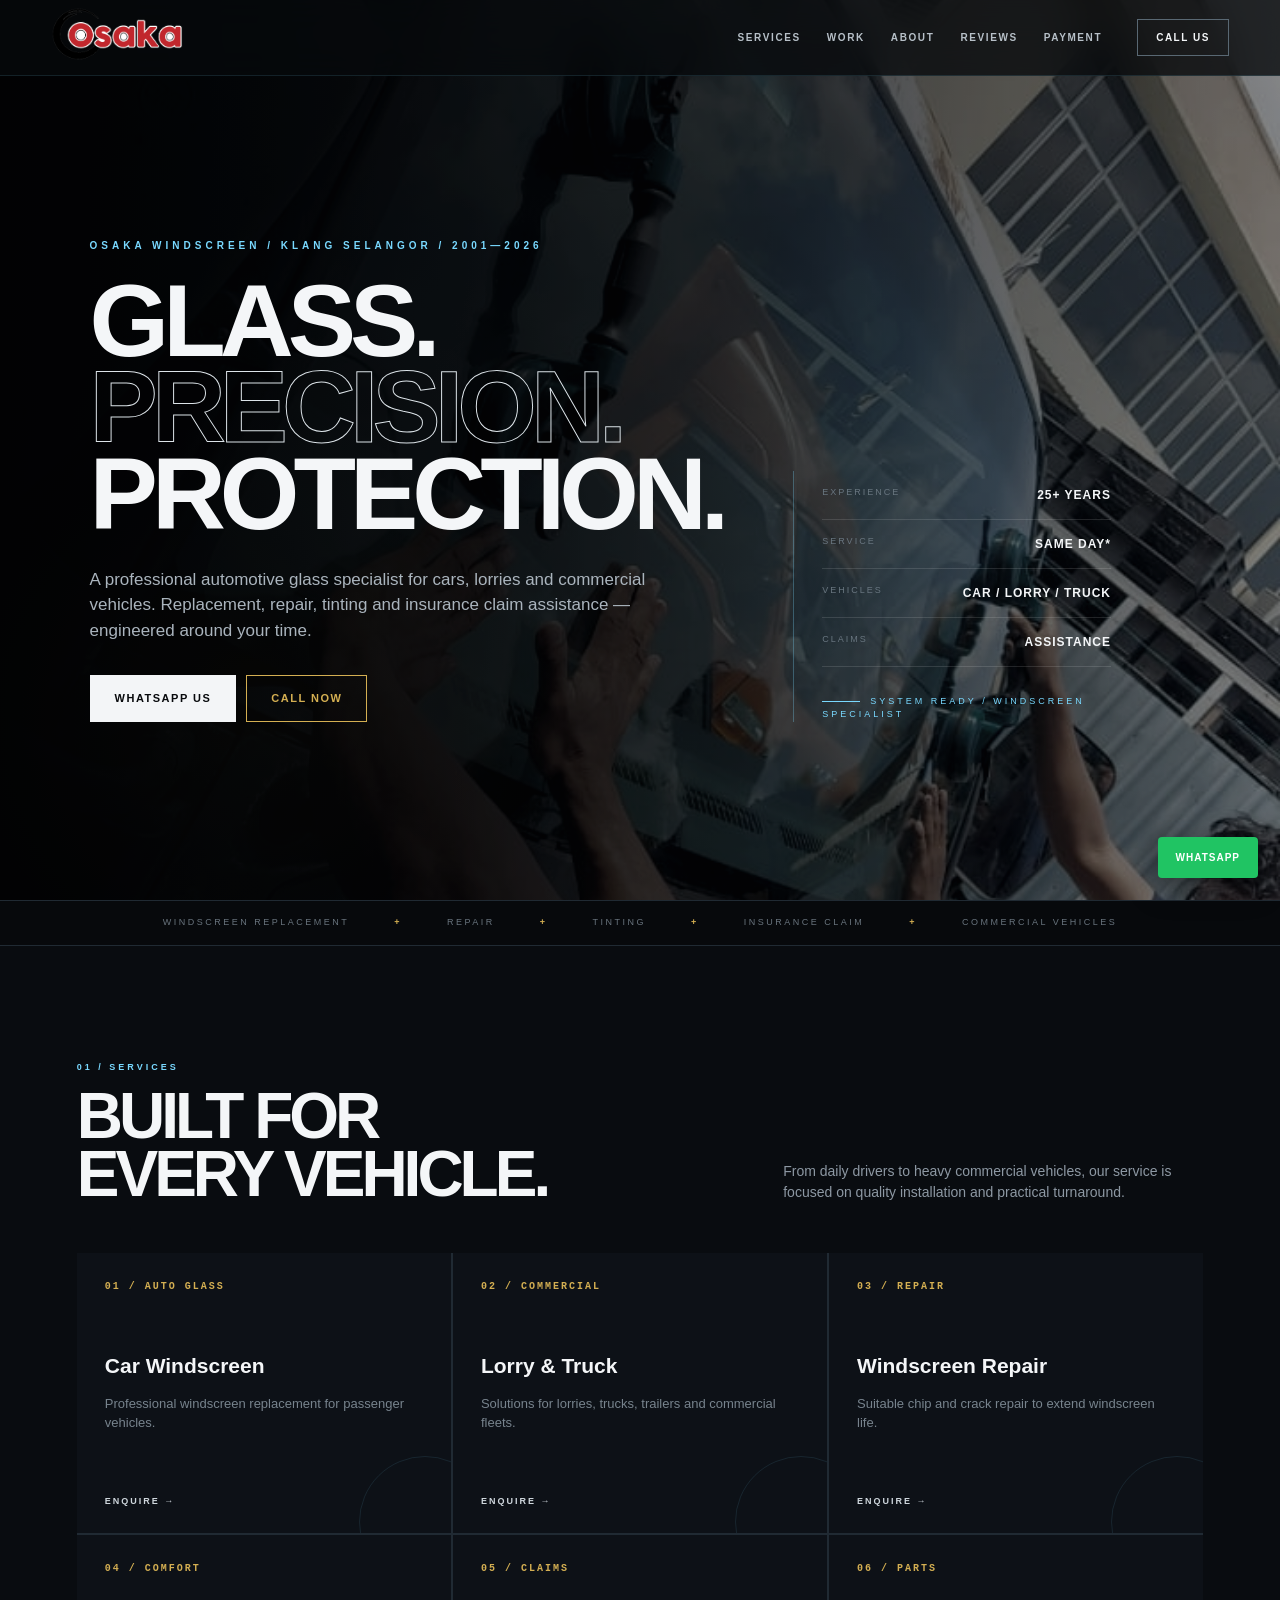
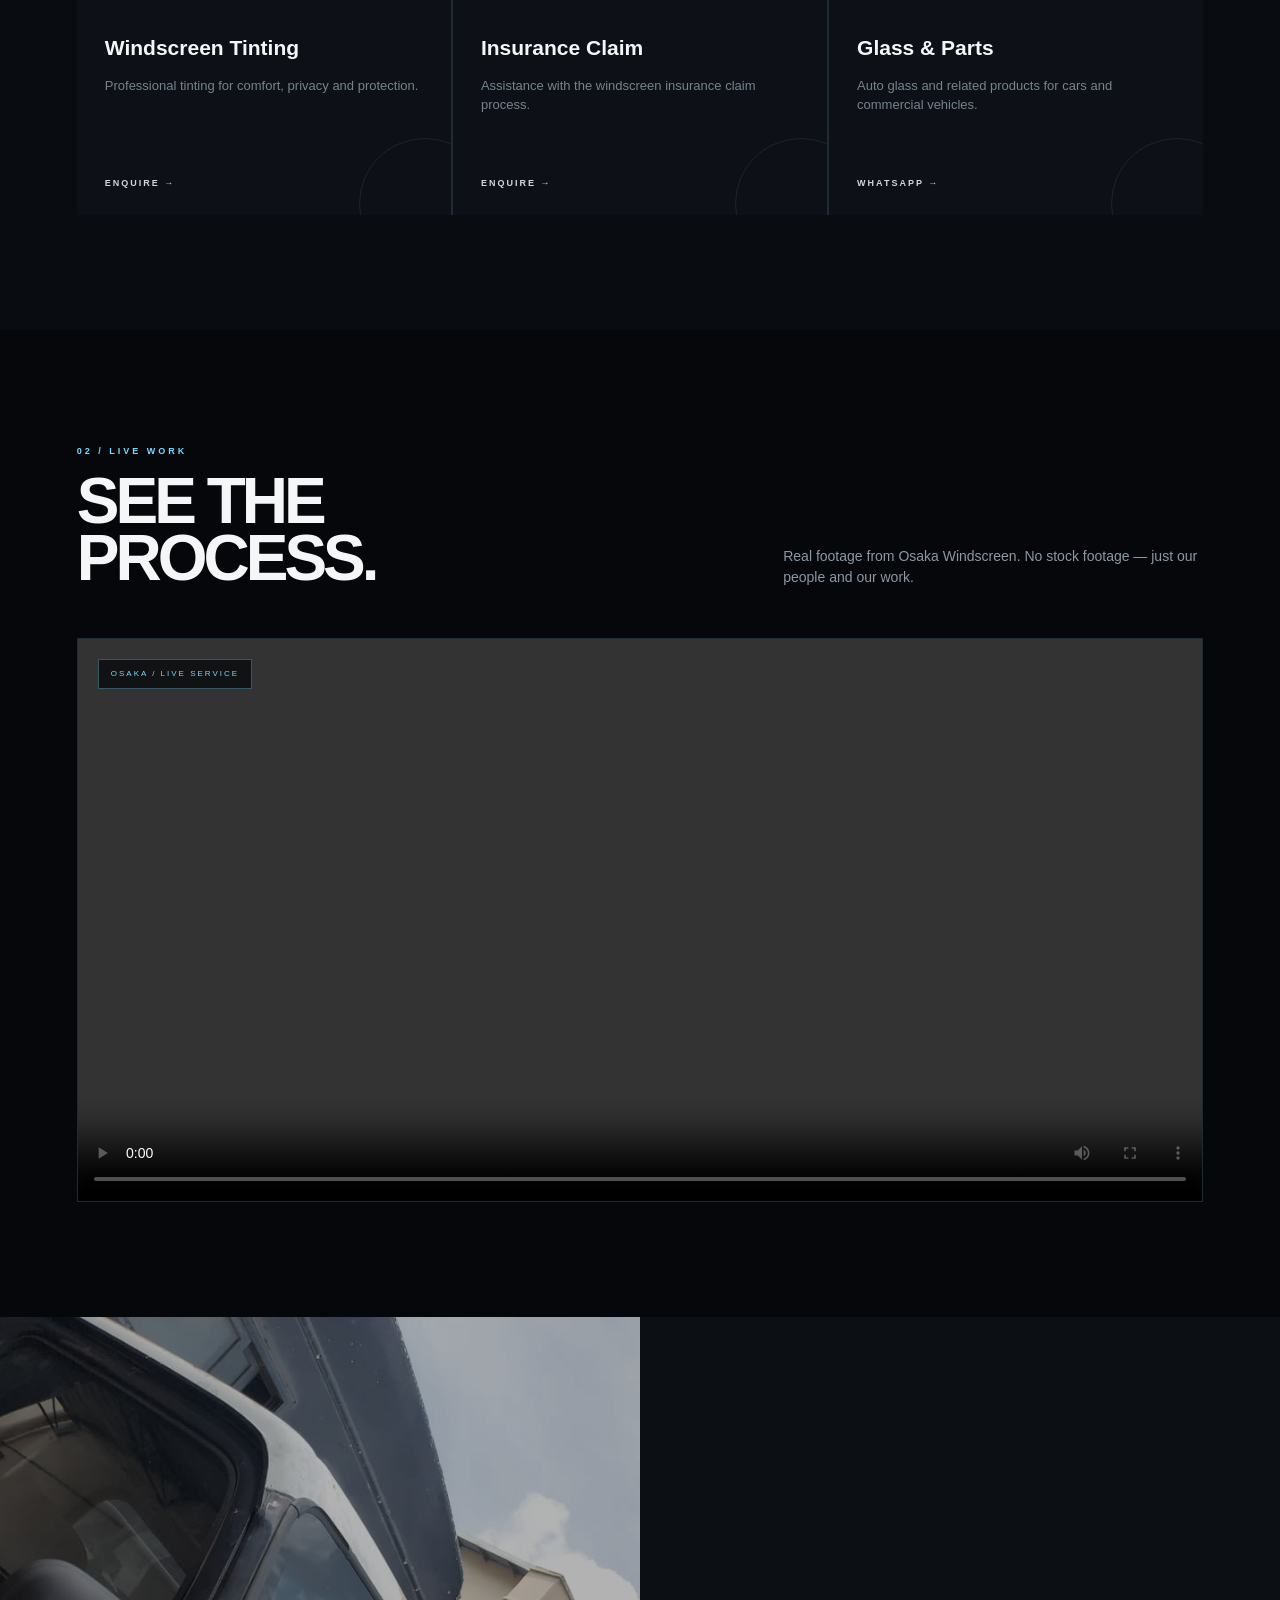
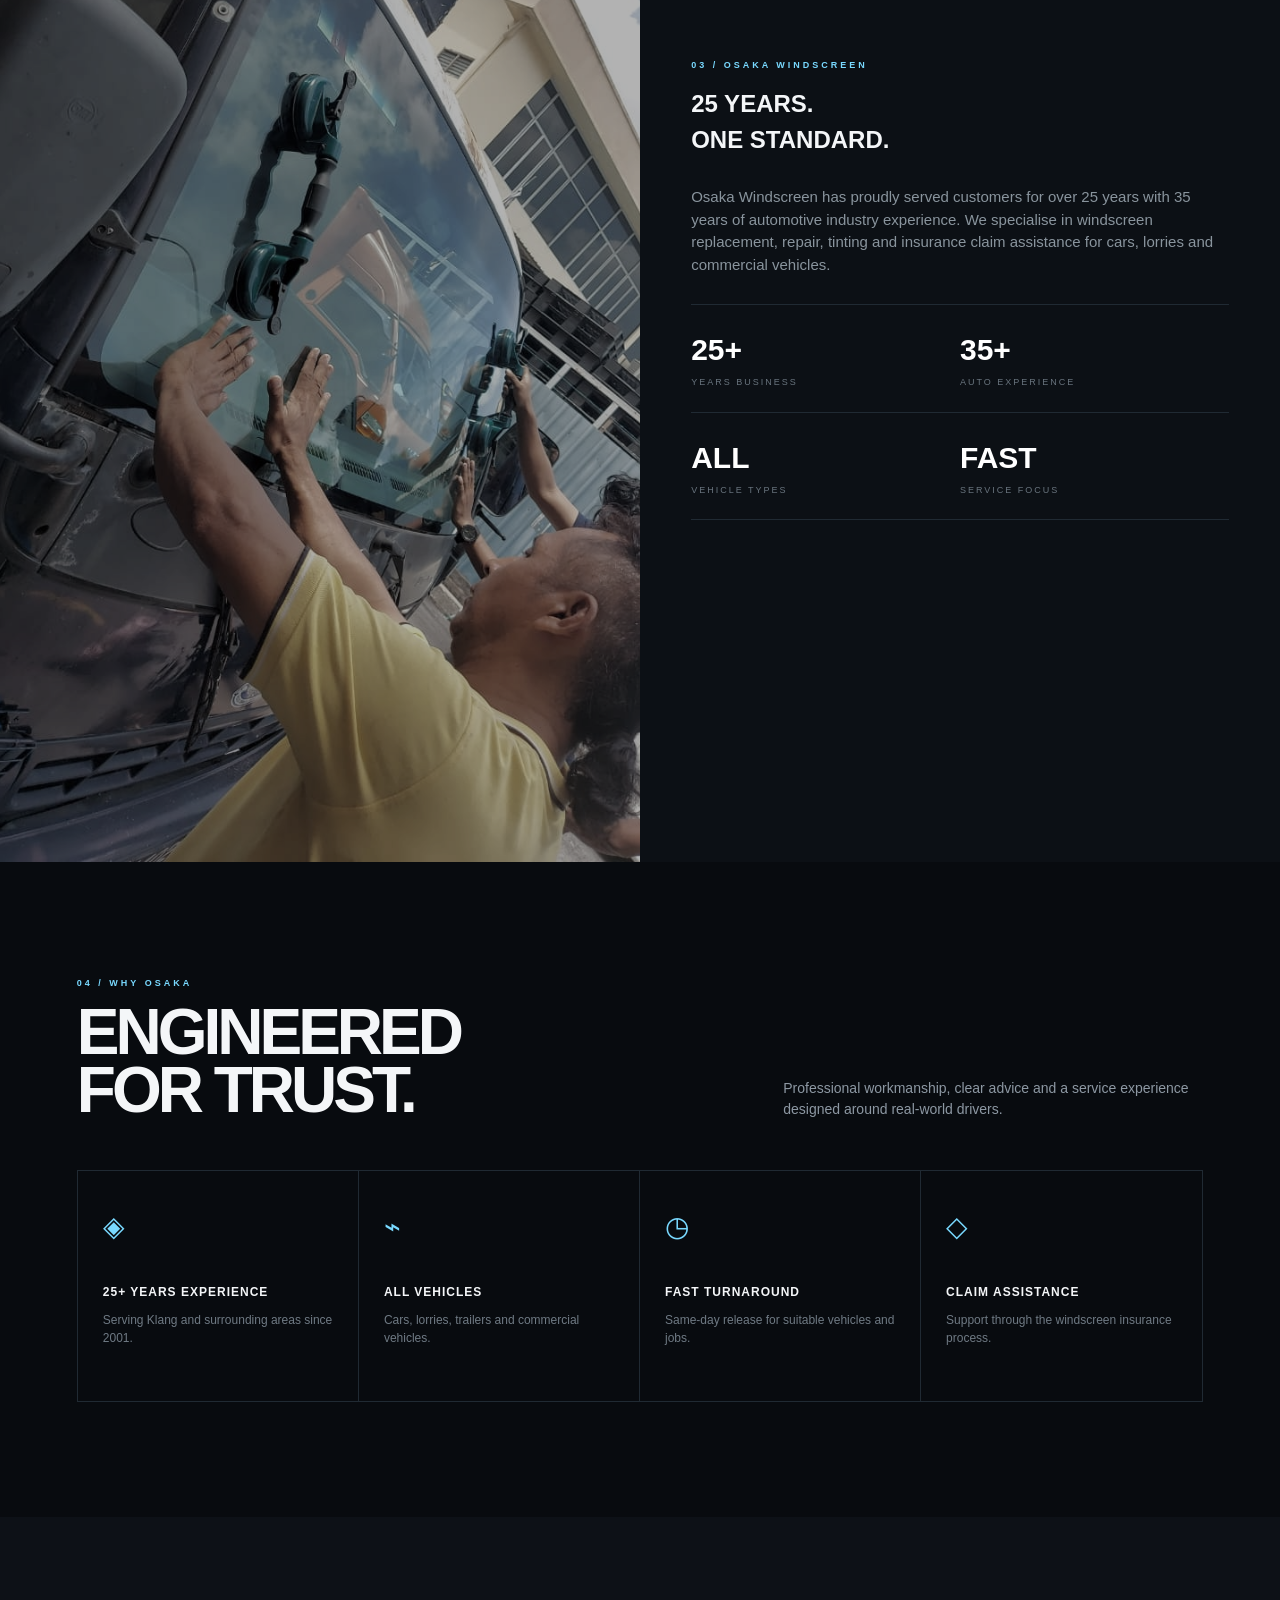
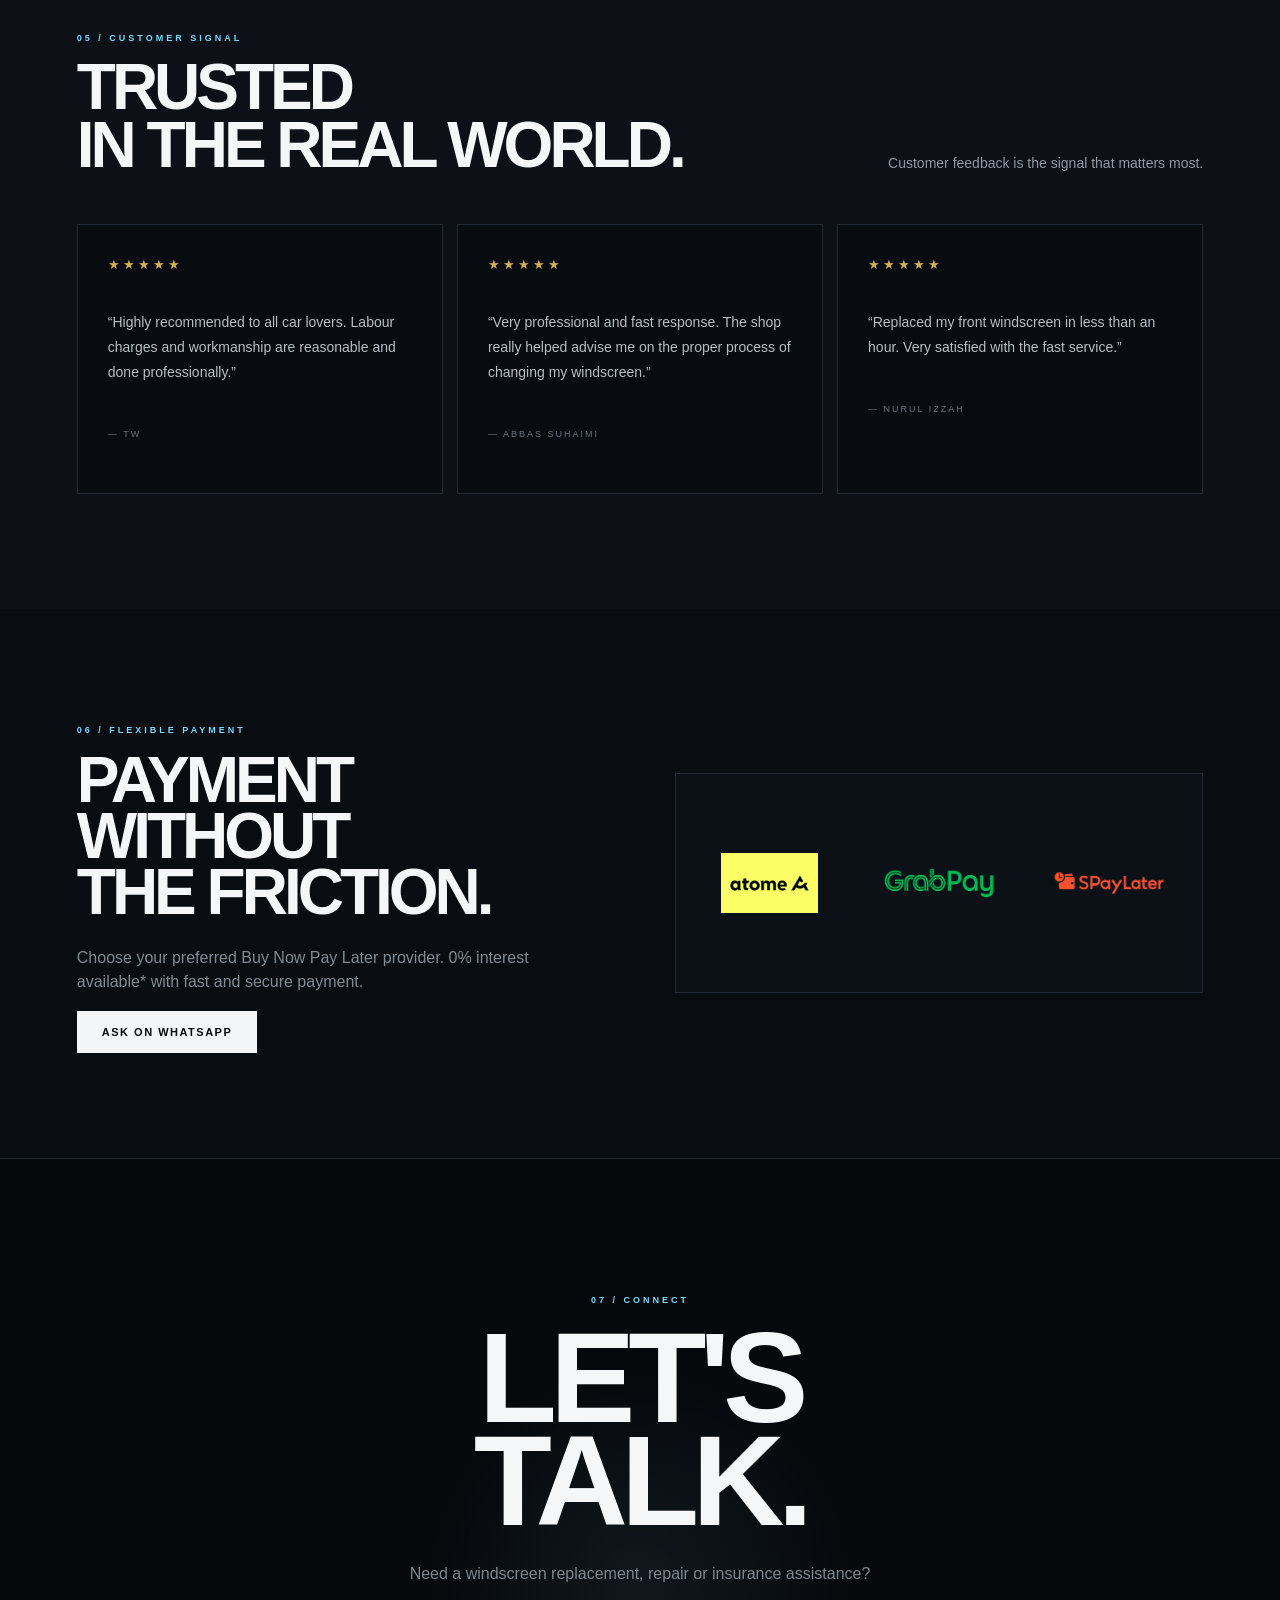
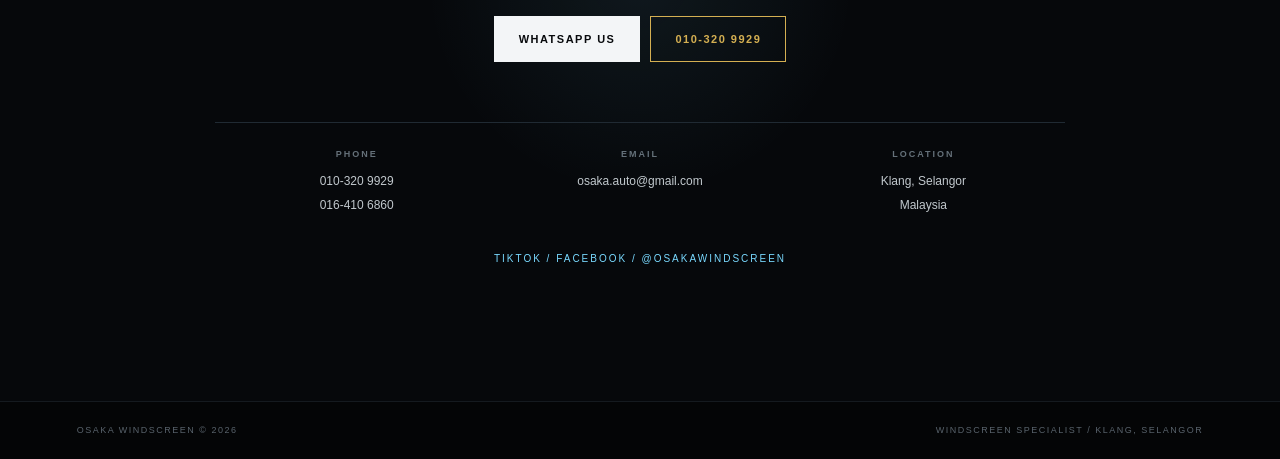
<file: version-3.html>
<!DOCTYPE html><html lang="en"><head><meta charset="UTF-8"><meta name="viewport" content="width=device-width,initial-scale=1"><title>Osaka Windscreen — High-Tech Premium</title><style>:root{--bg:#07090c;--panel:#0d1117;--line:#202a33;--text:#f4f6f8;--muted:#8d98a3;--gold:#d4af52;--cyan:#79d9ff;--green:#20c463;--max:1280px}*{box-sizing:border-box;margin:0;padding:0}html{scroll-behavior:smooth}body{font-family:Arial,Helvetica,sans-serif;background:var(--bg);color:var(--text);line-height:1.5}a{text-decoration:none;color:inherit}.nav{position:fixed;z-index:99;top:0;left:0;right:0;height:76px;background:rgba(7,9,12,.78);backdrop-filter:blur(18px);border-bottom:1px solid rgba(121,217,255,.12);display:flex;align-items:center;padding:0 4%;gap:25px}.nav img{height:54px;width:auto}.links{margin-left:auto;display:flex;gap:26px}.links a{font-size:10px;letter-spacing:1.6px;color:#b7c0c8;font-weight:800}.links a:hover{color:#fff}.call{margin-left:10px;border:1px solid #596873;padding:10px 18px;font-size:10px;letter-spacing:1.5px;font-weight:900}.call:hover{border-color:var(--gold);color:var(--gold)}.hero{min-height:100vh;position:relative;overflow:hidden;display:flex;align-items:center;padding:140px 7% 80px;background:radial-gradient(circle at 72% 48%,rgba(121,217,255,.09),transparent 24%),radial-gradient(circle at 20% 80%,rgba(212,175,82,.06),transparent 25%),#07090c}.hero:before{content:"";position:absolute;inset:0;background:linear-gradient(90deg,#07090c 0%,rgba(7,9,12,.86) 36%,rgba(7,9,12,.3) 100%),url("windscreen-hero.png");background-position:center right;background-size:cover;opacity:.7;filter:contrast(1.1) saturate(.55)}.hero-grid{position:relative;z-index:2;width:100%;max-width:var(--max);margin:auto;display:grid;grid-template-columns:1fr .8fr;gap:70px;align-items:end}.kicker{font-size:10px;letter-spacing:4px;color:var(--cyan);font-weight:900;margin-bottom:25px}.hero h1{font-size:clamp(58px,8vw,112px);line-height:.84;letter-spacing:-6px;font-weight:900;margin-bottom:30px}.hero h1 em{font-style:normal;color:transparent;-webkit-text-stroke:1px #dce3e8}.hero-copy{max-width:560px;color:#aab4bd;font-size:17px;margin-bottom:32px}.actions{display:flex;gap:10px;flex-wrap:wrap}.btn{padding:14px 24px;border:1px solid #71808c;font-size:11px;font-weight:900;letter-spacing:1.5px}.btn.primary{background:#f3f5f7;color:#080a0d;border-color:#f3f5f7}.btn.gold{color:var(--gold);border-color:var(--gold)}.hero-data{border-left:1px solid rgba(121,217,255,.3);padding-left:28px;align-self:end}.data-row{display:flex;justify-content:space-between;border-bottom:1px solid rgba(255,255,255,.12);padding:15px 0}.data-row span:first-child{color:#697680;font-size:9px;letter-spacing:2px}.data-row strong{font-size:12px;letter-spacing:1px}.scan{margin-top:28px;color:var(--cyan);font-size:9px;letter-spacing:3px}.scan:before{content:"";display:inline-block;width:38px;height:1px;background:var(--cyan);vertical-align:middle;margin-right:10px}.ticker{display:flex;justify-content:center;gap:45px;padding:15px 20px;border-top:1px solid var(--line);border-bottom:1px solid var(--line);color:#69747e;font-size:9px;letter-spacing:2.5px;white-space:nowrap;overflow:hidden}.ticker b{color:var(--gold)}.section{padding:115px 6%;max-width:var(--max);margin:auto}.section-tag{color:var(--cyan);font-size:9px;letter-spacing:3px;font-weight:900;margin-bottom:14px}.section-head{display:flex;justify-content:space-between;align-items:end;gap:50px;margin-bottom:50px}.section h2{font-size:clamp(40px,5vw,72px);line-height:.9;letter-spacing:-4px}.section-head p{max-width:420px;color:var(--muted);font-size:14px}.services{background:#090c10}.service-grid{display:grid;grid-template-columns:repeat(3,1fr);gap:2px;background:var(--line)}.service{background:var(--panel);min-height:280px;padding:28px;position:relative;overflow:hidden}.service:after{content:"";position:absolute;right:-40px;bottom:-55px;width:130px;height:130px;border:1px solid rgba(121,217,255,.1);border-radius:50%}.service-no{color:var(--gold);font:900 10px monospace;letter-spacing:2px}.service h3{font-size:21px;margin:58px 0 12px}.service p{color:#77838d;font-size:13px;max-width:320px}.service a{position:absolute;bottom:25px;color:#cfd7dd;font-size:9px;letter-spacing:2px;font-weight:900}.service:hover{background:#10161d}.service:hover h3{color:var(--cyan)}.work{background:#05070a}.work .video{border:1px solid var(--line);background:#000;position:relative}.work video{width:100%;display:block;max-height:700px}.video-label{position:absolute;left:20px;top:20px;z-index:2;border:1px solid rgba(121,217,255,.35);background:rgba(5,7,10,.75);padding:8px 12px;color:var(--cyan);font-size:8px;letter-spacing:2px}.about{display:grid;grid-template-columns:1fr 1fr;padding:0;max-width:none}.about-img{min-height:650px;background:#111;overflow:hidden}.about-img img{width:100%;height:100%;object-fit:cover;filter:brightness(.7) saturate(.55)}.about-copy{padding:100px 8%;display:flex;flex-direction:column;justify-content:center;background:#0c1015}.about-copy p{color:#89949d;max-width:560px;font-size:15px;margin:28px 0}.stats{display:grid;grid-template-columns:repeat(2,1fr);max-width:560px;border-top:1px solid var(--line)}.stat{padding:22px 0;border-bottom:1px solid var(--line)}.stat strong{font-size:30px;color:#fff}.stat span{display:block;color:#69747e;font-size:9px;letter-spacing:2px;margin-top:4px}.why{background:#080b0f}.why-grid{display:grid;grid-template-columns:repeat(4,1fr);border:1px solid var(--line)}.why-item{padding:35px 25px;min-height:230px;border-right:1px solid var(--line);position:relative}.why-item:last-child{border:0}.why-item .icon{color:var(--cyan);font-size:28px;margin-bottom:35px}.why-item h3{font-size:12px;letter-spacing:1px}.why-item p{font-size:12px;color:#6f7a84;margin-top:10px}.why-item:hover{background:#0e141b}.reviews{background:#0d1117}.review-grid{display:grid;grid-template-columns:repeat(3,1fr);gap:14px}.review{background:#080b0f;border:1px solid var(--line);padding:30px;min-height:270px}.stars{color:var(--gold);letter-spacing:3px;font-size:13px}.review p{color:#b6bec5;font-size:14px;line-height:1.8;margin:35px 0}.review small{font-size:9px;letter-spacing:2px;color:#69747e}.pay{background:#090c10}.pay-grid{display:grid;grid-template-columns:1fr 1fr;gap:70px;align-items:center}.pay h2{font-size:clamp(42px,5vw,70px);line-height:.88;letter-spacing:-4px}.pay p{color:#7f8b95;max-width:480px;margin:25px 0}.logos{border:1px solid var(--line);background:#0c1117;min-height:220px;display:flex;align-items:center;justify-content:center;gap:30px;flex-wrap:wrap}.logos img{width:140px;height:60px;object-fit:contain;filter:brightness(1.05)}.contact{position:relative;text-align:center;padding:135px 6%;background:radial-gradient(circle at center,rgba(121,217,255,.08),transparent 28%),#06080b;border-top:1px solid var(--line)}.contact h2{font-size:clamp(60px,10vw,130px);line-height:.8;letter-spacing:-7px;margin:20px 0 30px}.contact p{color:#7c8790;margin-bottom:30px}.contact .details{max-width:850px;margin:60px auto 0;border-top:1px solid var(--line);display:grid;grid-template-columns:repeat(3,1fr);padding-top:25px}.details strong{display:block;font-size:9px;letter-spacing:2px;color:#65717a;margin-bottom:6px}.details span{font-size:12px;color:#c1c8cd}.social{margin-top:35px;color:var(--cyan);font-size:10px;letter-spacing:2px}.footer{padding:22px 6%;background:#040506;border-top:1px solid #151a1f;color:#59636c;display:flex;justify-content:space-between;font-size:9px;letter-spacing:1.5px}.wa{position:fixed;right:22px;bottom:22px;z-index:100;background:var(--green);color:#fff;border-radius:4px;padding:13px 18px;font-size:10px;font-weight:900;letter-spacing:1px;box-shadow:0 10px 30px rgba(0,0,0,.45)}@media(max-width:900px){.nav{height:64px;padding:0 15px}.nav img{height:47px}.links{display:none}.call{margin-left:auto;padding:9px 13px}.hero{padding:115px 20px 55px;min-height:auto}.hero:before{background-position:center;background-size:cover;opacity:.32}.hero-grid{display:block}.hero h1{font-size:clamp(55px,15vw,76px);letter-spacing:-4px}.hero-copy{font-size:15px}.hero-data{margin-top:55px;padding-left:18px}.ticker{gap:20px;justify-content:flex-start;font-size:8px}.section{padding:75px 20px}.section-head{display:block;margin-bottom:35px}.section-head p{margin-top:20px}.service-grid,.review-grid{grid-template-columns:1fr}.service{min-height:240px}.about{grid-template-columns:1fr}.about-img{min-height:350px}.about-copy{padding:65px 25px}.why-grid{grid-template-columns:1fr 1fr}.why-item{min-height:200px;border-bottom:1px solid var(--line)}.pay-grid{grid-template-columns:1fr;gap:35px}.logos{min-height:150px;padding:20px}.logos img{width:28%;max-width:105px}.contact{padding:90px 20px}.contact h2{font-size:clamp(58px,17vw,90px);letter-spacing:-5px}.contact .details{grid-template-columns:1fr;gap:18px}.footer{display:block;text-align:center}.footer div+div{margin-top:8px}.wa{right:12px;bottom:12px}}</style></head><body><header class="nav"><a href="#home"><img src="osaka-logo-final.png" alt="Osaka Windscreen"></a><nav class="links"><a href="#services">SERVICES</a><a href="#work">WORK</a><a href="#about">ABOUT</a><a href="#reviews">REVIEWS</a><a href="#payment">PAYMENT</a></nav><a class="call" href="tel:0103209929">CALL US</a></header><section class="hero" id="home"><div class="hero-grid"><div><div class="kicker">OSAKA WINDSCREEN / KLANG SELANGOR / 2001—2026</div><h1>GLASS.<br><em>PRECISION.</em><br>PROTECTION.</h1><p class="hero-copy">A professional automotive glass specialist for cars, lorries and commercial vehicles. Replacement, repair, tinting and insurance claim assistance — engineered around your time.</p><div class="actions"><a class="btn primary" href="https://wa.me/60103209929" target="_blank">WHATSAPP US</a><a class="btn gold" href="tel:0103209929">CALL NOW</a></div></div><div class="hero-data"><div class="data-row"><span>EXPERIENCE</span><strong>25+ YEARS</strong></div><div class="data-row"><span>SERVICE</span><strong>SAME DAY*</strong></div><div class="data-row"><span>VEHICLES</span><strong>CAR / LORRY / TRUCK</strong></div><div class="data-row"><span>CLAIMS</span><strong>ASSISTANCE</strong></div><div class="scan">SYSTEM READY / WINDSCREEN SPECIALIST</div></div></div></section><div class="ticker"><span>WINDSCREEN REPLACEMENT</span><b>+</b><span>REPAIR</span><b>+</b><span>TINTING</span><b>+</b><span>INSURANCE CLAIM</span><b>+</b><span>COMMERCIAL VEHICLES</span></div><section class="section services" id="services"><div class="section-head"><div><div class="section-tag">01 / SERVICES</div><h2>BUILT FOR<br>EVERY VEHICLE.</h2></div><p>From daily drivers to heavy commercial vehicles, our service is focused on quality installation and practical turnaround.</p></div><div class="service-grid"><article class="service"><div class="service-no">01 / AUTO GLASS</div><h3>Car Windscreen</h3><p>Professional windscreen replacement for passenger vehicles.</p><a href="#contact">ENQUIRE →</a></article><article class="service"><div class="service-no">02 / COMMERCIAL</div><h3>Lorry &amp; Truck</h3><p>Solutions for lorries, trucks, trailers and commercial fleets.</p><a href="#contact">ENQUIRE →</a></article><article class="service"><div class="service-no">03 / REPAIR</div><h3>Windscreen Repair</h3><p>Suitable chip and crack repair to extend windscreen life.</p><a href="#contact">ENQUIRE →</a></article><article class="service"><div class="service-no">04 / COMFORT</div><h3>Windscreen Tinting</h3><p>Professional tinting for comfort, privacy and protection.</p><a href="#contact">ENQUIRE →</a></article><article class="service"><div class="service-no">05 / CLAIMS</div><h3>Insurance Claim</h3><p>Assistance with the windscreen insurance claim process.</p><a href="#contact">ENQUIRE →</a></article><article class="service"><div class="service-no">06 / PARTS</div><h3>Glass &amp; Parts</h3><p>Auto glass and related products for cars and commercial vehicles.</p><a href="#contact">WHATSAPP →</a></article></div></section><section class="section work" id="work"><div class="section-head"><div><div class="section-tag">02 / LIVE WORK</div><h2>SEE THE<br>PROCESS.</h2></div><p>Real footage from Osaka Windscreen. No stock footage — just our people and our work.</p></div><div class="video"><span class="video-label">OSAKA / LIVE SERVICE</span><video controls playsinline preload="metadata"><source src="osakavideo.mp4" type="video/mp4"></video></div></section><section class="about" id="about"><div class="about-img"><img src="customer-1.jpg" alt="Osaka Windscreen workshop"></div><div class="about-copy"><div class="section-tag">03 / OSAKA WINDSCREEN</div><h2>25 YEARS.<br>ONE STANDARD.</h2><p>Osaka Windscreen has proudly served customers for over 25 years with 35 years of automotive industry experience. We specialise in windscreen replacement, repair, tinting and insurance claim assistance for cars, lorries and commercial vehicles.</p><div class="stats"><div class="stat"><strong>25+</strong><span>YEARS BUSINESS</span></div><div class="stat"><strong>35+</strong><span>AUTO EXPERIENCE</span></div><div class="stat"><strong>ALL</strong><span>VEHICLE TYPES</span></div><div class="stat"><strong>FAST</strong><span>SERVICE FOCUS</span></div></div></div></section><section class="section why"><div class="section-head"><div><div class="section-tag">04 / WHY OSAKA</div><h2>ENGINEERED<br>FOR TRUST.</h2></div><p>Professional workmanship, clear advice and a service experience designed around real-world drivers.</p></div><div class="why-grid"><div class="why-item"><div class="icon">◈</div><h3>25+ YEARS EXPERIENCE</h3><p>Serving Klang and surrounding areas since 2001.</p></div><div class="why-item"><div class="icon">⌁</div><h3>ALL VEHICLES</h3><p>Cars, lorries, trailers and commercial vehicles.</p></div><div class="why-item"><div class="icon">◷</div><h3>FAST TURNAROUND</h3><p>Same-day release for suitable vehicles and jobs.</p></div><div class="why-item"><div class="icon">◇</div><h3>CLAIM ASSISTANCE</h3><p>Support through the windscreen insurance process.</p></div></div></section><section class="section reviews" id="reviews"><div class="section-head"><div><div class="section-tag">05 / CUSTOMER SIGNAL</div><h2>TRUSTED<br>IN THE REAL WORLD.</h2></div><p>Customer feedback is the signal that matters most.</p></div><div class="review-grid"><article class="review"><div class="stars">★★★★★</div><p>“Highly recommended to all car lovers. Labour charges and workmanship are reasonable and done professionally.”</p><small>— TW</small></article><article class="review"><div class="stars">★★★★★</div><p>“Very professional and fast response. The shop really helped advise me on the proper process of changing my windscreen.”</p><small>— ABBAS SUHAIMI</small></article><article class="review"><div class="stars">★★★★★</div><p>“Replaced my front windscreen in less than an hour. Very satisfied with the fast service.”</p><small>— NURUL IZZAH</small></article></div></section><section class="section pay" id="payment"><div class="pay-grid"><div><div class="section-tag">06 / FLEXIBLE PAYMENT</div><h2>PAYMENT<br>WITHOUT<br>THE FRICTION.</h2><p>Choose your preferred Buy Now Pay Later provider. 0% interest available* with fast and secure payment.</p><a class="btn primary" href="https://wa.me/60103209929" target="_blank">ASK ON WHATSAPP</a></div><div class="logos"><img src="atome-logo.png" alt="Atome"><img src="grabpay-logo.png" alt="GrabPay"><img src="spaylater-logo.png" alt="SPayLater"></div></div></section><section class="contact" id="contact"><div class="section-tag">07 / CONNECT</div><h2>LET'S<br>TALK.</h2><p>Need a windscreen replacement, repair or insurance assistance?</p><div class="actions" style="justify-content:center"><a class="btn primary" href="https://wa.me/60103209929" target="_blank">WHATSAPP US</a><a class="btn gold" href="tel:0103209929">010-320 9929</a></div><div class="details"><div><strong>PHONE</strong><span>010-320 9929<br>016-410 6860</span></div><div><strong>EMAIL</strong><span>osaka.auto@gmail.com</span></div><div><strong>LOCATION</strong><span>Klang, Selangor<br>Malaysia</span></div></div><div class="social">TIKTOK / FACEBOOK / @OSAKAWINDSCREEN</div></section><footer class="footer"><div>OSAKA WINDSCREEN © 2026</div><div>WINDSCREEN SPECIALIST / KLANG, SELANGOR</div></footer><a class="wa" href="https://wa.me/60103209929" target="_blank">WHATSAPP</a></body></html>
</file>
<file: site.css>
:root{--ink:#111;--black:#090909;--red:#c9232d;--yellow:#f4c400;--green:#20a95b;--paper:#f6f4f0;--muted:#6f6c68;--line:#d9d5ce;--wrap:1180px}*{box-sizing:border-box}html{scroll-behavior:smooth}body{margin:0;background:var(--paper);color:var(--ink);font:16px/1.6 Arial,Helvetica,sans-serif}a{color:inherit;text-decoration:none}.wrap{width:min(var(--wrap),calc(100% - 40px));margin:auto}.site-header{min-height:78px;background:#f4c400;display:flex;align-items:center;gap:22px;padding:7px max(20px,calc((100% - var(--wrap))/2));position:sticky;top:0;z-index:10;box-shadow:0 1px 0 #0002}.brand img{display:block;width:155px;height:60px;object-fit:contain}.site-header nav{display:flex;gap:20px;align-items:center;flex:1;justify-content:center}.site-header nav a{font-size:13px;font-weight:800}.site-header nav a:hover,.site-header nav a[aria-current=page]{color:var(--red)}.header-call,.button{font-weight:900;border-radius:4px;padding:11px 18px;display:inline-block}.header-call{background:#fff}.menu-button{display:none}.hero{color:#fff;background:linear-gradient(90deg,rgba(0,0,0,.92),rgba(0,0,0,.74) 43%,rgba(0,0,0,.18)),url('windscreen-hero.png') center/cover;min-height:590px;display:flex;align-items:center}.hero-content{padding:92px 0 70px}.eyebrow{margin:0 0 12px;color:var(--red);font-size:12px;letter-spacing:1.8px;font-weight:900}.hero .eyebrow{color:var(--yellow)}h1,h2,h3{line-height:1.1;margin:0 0 16px}.hero h1{font-size:clamp(48px,7vw,84px);letter-spacing:-3px;max-width:720px}.hero h1 span{color:var(--red)}.hero-copy{max-width:590px;font-size:19px;margin:0 0 28px}.actions{display:flex;gap:12px;flex-wrap:wrap}.primary{background:var(--green);color:#fff}.secondary{border:1px solid #fff;color:#fff}.quick-facts{display:flex;flex-wrap:wrap;gap:25px;margin:65px 0 0;padding:0;list-style:none}.quick-facts li{border-left:2px solid var(--red);padding-left:11px;font-size:13px}.quick-facts b{display:block;font-size:20px;color:var(--yellow)}.section{padding:88px 0}.dark{background:var(--black);color:#fff}.muted{background:#e8e4dc}.section-intro{max-width:760px;margin-bottom:38px}.section-intro h2,.split h2,.cta h2{font-size:clamp(32px,4vw,49px);letter-spacing:-1.5px}.section-intro p:not(.eyebrow),.split p:not(.eyebrow),.cta p:not(.eyebrow){color:var(--muted);max-width:700px}.centered{text-align:center;margin-inline:auto}.feature-grid,.service-grid{display:grid;grid-template-columns:repeat(3,1fr);gap:20px}.feature-grid article{background:#fff;border:1px solid var(--line);padding:18px}.feature-grid img{width:100%;height:220px;object-fit:cover}.feature-grid h3{margin-top:18px}.feature-grid p{color:var(--muted);margin:0}.service-grid{grid-template-columns:repeat(4,1fr)}.service-grid article{border:1px solid #343434;padding:28px 23px;min-height:250px}.service-grid span{color:var(--red);font-size:12px;font-weight:900;letter-spacing:2px}.service-grid h3{margin-top:30px;font-size:20px}.service-grid p{color:#b7b7b7;font-size:14px}.service-grid a,.text-link{color:var(--red);font-size:13px;font-weight:900}.split{display:grid;grid-template-columns:1.2fr .8fr;gap:70px;align-items:center}.panel{background:var(--black);color:#fff;padding:35px;border-top:3px solid var(--red)}.panel-label{color:var(--yellow);font-size:12px;font-weight:900;letter-spacing:1.5px}.panel ol{padding-left:22px}.panel li{margin:14px 0}.cta{display:flex;justify-content:space-between;align-items:center;gap:30px}.footer-grid{display:grid;grid-template-columns:2fr 1fr 1fr;gap:30px;padding:55px 0}footer{background:#111;color:#eee}footer .footer-logo{width:160px;height:58px;object-fit:contain;background:var(--yellow);padding:3px}footer p{color:#aaa;font-size:14px}footer h2{font-size:13px;color:var(--yellow);letter-spacing:1px}footer a{display:block;font-size:14px;margin:7px 0;color:#ddd}.copyright{border-top:1px solid #333;text-align:center;margin:0;padding:18px}.floating-chat{position:fixed;right:18px;bottom:18px;background:var(--green);color:#fff;border-radius:50px;padding:12px 19px;font-weight:900;box-shadow:0 6px 20px #0004;z-index:9}.page-hero{background:var(--black);color:#fff;padding:90px 0 75px}.page-hero h1{font-size:clamp(40px,6vw,68px);letter-spacing:-2px}.page-hero p{max-width:700px;color:#c8c8c8;font-size:18px}.content-grid{display:grid;grid-template-columns:repeat(2,1fr);gap:25px}.content-card{background:#fff;border:1px solid var(--line);padding:30px}.content-card h2{font-size:25px}.content-card p{color:var(--muted)}.icon-number{color:var(--red);font-weight:900;letter-spacing:2px}.gallery-grid{display:grid;grid-template-columns:repeat(3,1fr);gap:15px}.gallery-grid figure{margin:0;background:#fff;border:1px solid var(--line)}.gallery-grid img{display:block;width:100%;height:280px;object-fit:cover}.gallery-grid figcaption{padding:13px;font-size:14px;font-weight:700}.faq-list{max-width:850px}.faq-list details{background:#fff;border:1px solid var(--line);padding:18px 20px;margin:10px 0}.faq-list summary{font-weight:900;cursor:pointer}.faq-list p{color:var(--muted);margin:14px 0 0}.contact-grid{display:grid;grid-template-columns:1fr 1fr;gap:24px}.contact-block{background:#fff;border:1px solid var(--line);padding:28px}.contact-block h2{font-size:23px}.contact-block a{color:var(--red);font-weight:700}.notice{background:#fff4c6;border-left:4px solid var(--yellow);padding:16px 20px;margin-top:26px}.local-list{columns:2;padding-left:20px}.local-list li{margin:8px 0}@media(max-width:850px){.site-header{flex-wrap:wrap}.menu-button{display:block;margin-left:auto;border:1px solid #111;background:transparent;padding:8px 11px;font-weight:900}.site-header nav{display:none;order:3;width:100%;flex-direction:column;align-items:flex-start;padding:10px 0}.site-header nav.open{display:flex}.header-call{display:none}.hero{min-height:520px}.feature-grid,.service-grid,.gallery-grid{grid-template-columns:1fr 1fr}.service-grid{grid-template-columns:1fr 1fr}.split,.contact-grid{grid-template-columns:1fr;gap:30px}.cta{align-items:flex-start;flex-direction:column}.footer-grid{grid-template-columns:1fr 1fr}.gallery-grid img{height:220px}}@media(max-width:520px){.wrap{width:min(100% - 30px,var(--wrap))}.section{padding:58px 0}.hero-content{padding:65px 0}.hero h1{letter-spacing:-2px}.quick-facts{gap:14px;margin-top:45px}.feature-grid,.service-grid,.gallery-grid,.footer-grid,.content-grid{grid-template-columns:1fr}.feature-grid img{height:220px}.footer-grid{padding:40px 0}.local-list{columns:1}}

/* Clearer full-website navigation */
.site-header nav a,.header-call,.menu-button{font-family:system-ui,-apple-system,BlinkMacSystemFont,"Segoe UI",Arial,sans-serif;font-weight:800;letter-spacing:.3px}.site-header nav a{font-size:15px}.header-call{font-size:14px}@media(max-width:850px){.site-header nav a{font-size:14px}.menu-button{font-size:14px}}
</file>
